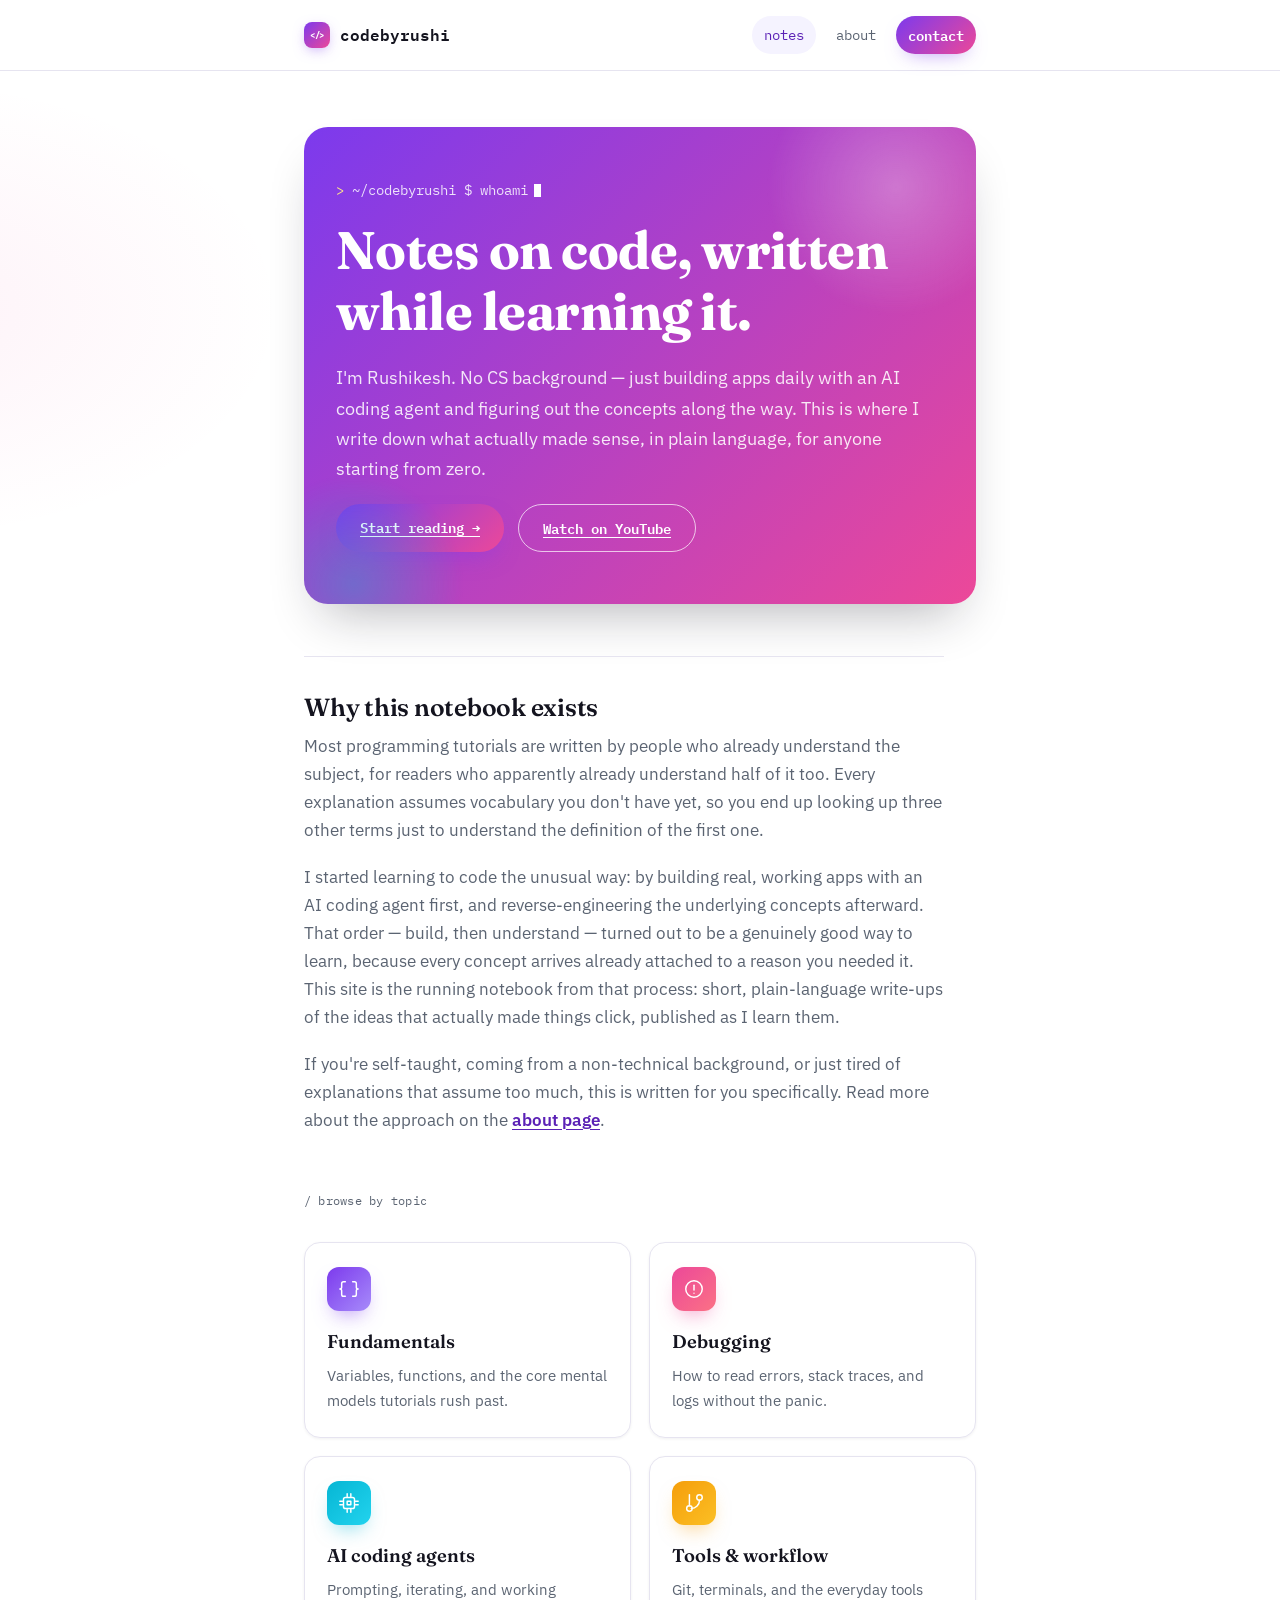
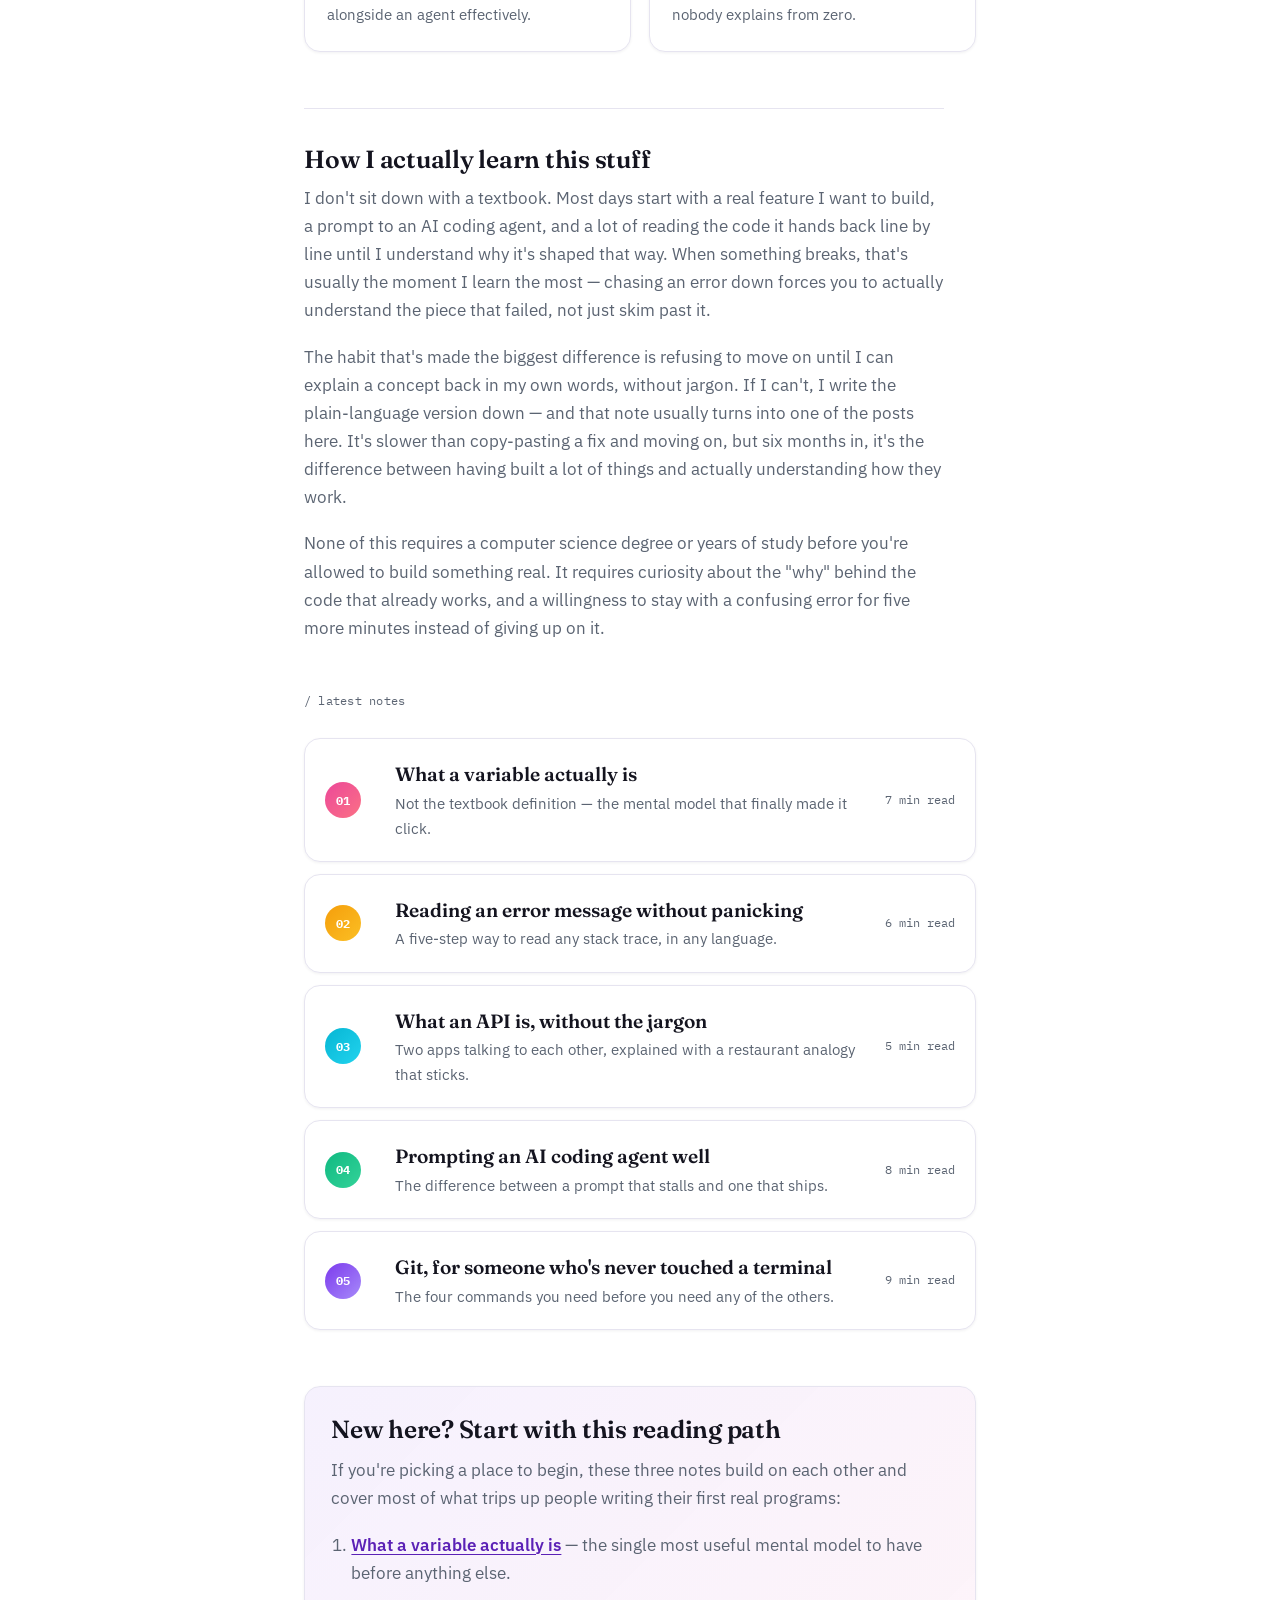
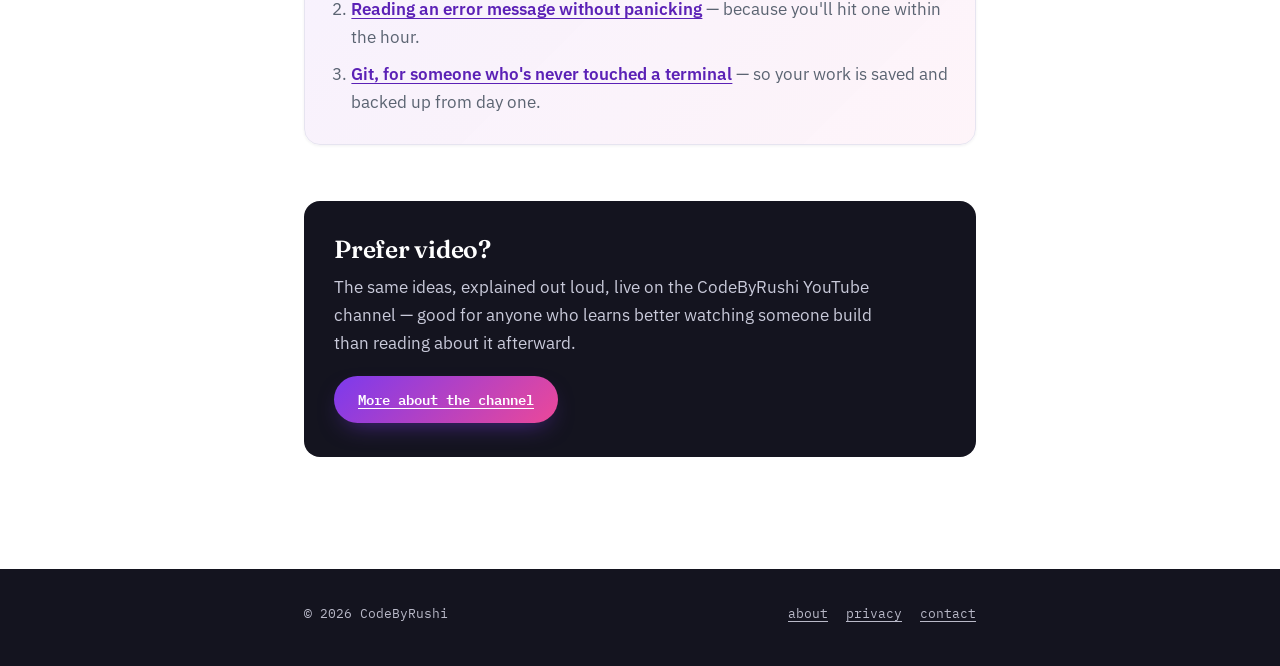
<file: index.html>
<!DOCTYPE html>
<html lang="en">
<head>
<meta charset="UTF-8">
<meta name="viewport" content="width=device-width, initial-scale=1.0">
<title>CodeByRushi — plain-language notes on code and AI</title>
<meta name="description" content="Beginner-friendly notes on coding, AI, and building things, written by Rushikesh — the same material behind the CodeByRushi YouTube channel.">
<script async src="https://pagead2.googlesyndication.com/pagead/js/adsbygoogle.js?client=ca-pub-2666714187039482"
     crossorigin="anonymous"></script>
<link rel="stylesheet" href="styles.css">
</head>
<body>

<header class="site-header">
  <div class="wrap">
    <a href="index.html" class="brand"><span class="dot"></span>codebyrushi</a>
    <button class="nav-toggle" aria-expanded="false">menu</button>
    <nav class="primary-nav">
      <a href="index.html" class="is-active">notes</a>
      <a href="about.html">about</a>
      <a href="contact.html">contact</a>
    </nav>
  </div>
</header>

<main>
  <div class="wrap">

    <section class="hero">
      <p class="prompt-line"><span class="sym">&gt;</span>~/codebyrushi $ whoami</p>
      <h1>Notes on code, written<br>while learning it.</h1>
      <p class="lede">I'm Rushikesh. No CS background — just building apps daily with an AI coding agent and figuring out the concepts along the way. This is where I write down what actually made sense, in plain language, for anyone starting from zero.</p>
      <div class="hero-actions">
        <a href="#notes" class="btn btn-primary">Start reading →</a>
        <a href="about.html" class="btn btn-outline">Watch on YouTube</a>
      </div>
    </section>

    <section class="intro-block">
      <h2>Why this notebook exists</h2>
      <p>Most programming tutorials are written by people who already understand the subject, for readers who apparently already understand half of it too. Every explanation assumes vocabulary you don't have yet, so you end up looking up three other terms just to understand the definition of the first one.</p>
      <p>I started learning to code the unusual way: by building real, working apps with an AI coding agent first, and reverse-engineering the underlying concepts afterward. That order — build, then understand — turned out to be a genuinely good way to learn, because every concept arrives already attached to a reason you needed it. This site is the running notebook from that process: short, plain-language write-ups of the ideas that actually made things click, published as I learn them.</p>
      <p>If you're self-taught, coming from a non-technical background, or just tired of explanations that assume too much, this is written for you specifically. Read more about the approach on the <a href="about.html">about page</a>.</p>
    </section>

    <section class="topics">
      <p class="log-heading">/ browse by topic</p>
      <div class="topic-grid">

        <a href="article.html" class="topic-card">
          <span class="topic-icon" aria-hidden="true">
            <svg viewBox="0 0 24 24" fill="none" stroke="currentColor" stroke-width="1.6" stroke-linecap="round" stroke-linejoin="round"><path d="M8 4H6a2 2 0 0 0-2 2v4a2 2 0 0 1-2 2 2 2 0 0 1 2 2v4a2 2 0 0 0 2 2h2"></path><path d="M16 4h2a2 2 0 0 1 2 2v4a2 2 0 0 0 2 2 2 2 0 0 0-2 2v4a2 2 0 0 1-2 2h-2"></path></svg>
          </span>
          <span class="topic-title">Fundamentals</span>
          <p class="topic-desc">Variables, functions, and the core mental models tutorials rush past.</p>
        </a>

        <a href="article-02.html" class="topic-card">
          <span class="topic-icon" aria-hidden="true">
            <svg viewBox="0 0 24 24" fill="none" stroke="currentColor" stroke-width="1.6" stroke-linecap="round" stroke-linejoin="round"><circle cx="12" cy="12" r="9"></circle><line x1="12" y1="8" x2="12" y2="13"></line><line x1="12" y1="16.5" x2="12.01" y2="16.5"></line></svg>
          </span>
          <span class="topic-title">Debugging</span>
          <p class="topic-desc">How to read errors, stack traces, and logs without the panic.</p>
        </a>

        <a href="article-04.html" class="topic-card">
          <span class="topic-icon" aria-hidden="true">
            <svg viewBox="0 0 24 24" fill="none" stroke="currentColor" stroke-width="1.6" stroke-linecap="round" stroke-linejoin="round"><rect x="6" y="6" width="12" height="12" rx="2"></rect><rect x="10" y="10" width="4" height="4"></rect><path d="M10 2v3M14 2v3M10 19v3M14 19v3M19 10h3M19 14h3M2 10h3M2 14h3"></path></svg>
          </span>
          <span class="topic-title">AI coding agents</span>
          <p class="topic-desc">Prompting, iterating, and working alongside an agent effectively.</p>
        </a>

        <a href="article-05.html" class="topic-card">
          <span class="topic-icon" aria-hidden="true">
            <svg viewBox="0 0 24 24" fill="none" stroke="currentColor" stroke-width="1.6" stroke-linecap="round" stroke-linejoin="round"><line x1="7" y1="3" x2="7" y2="15"></line><circle cx="18" cy="6" r="3"></circle><circle cx="7" cy="18" r="3"></circle><path d="M18 9a9 9 0 0 1-9 9"></path></svg>
          </span>
          <span class="topic-title">Tools &amp; workflow</span>
          <p class="topic-desc">Git, terminals, and the everyday tools nobody explains from zero.</p>
        </a>

      </div>
    </section>

    <section class="essay">
      <h2>How I actually learn this stuff</h2>
      <p>I don't sit down with a textbook. Most days start with a real feature I want to build, a prompt to an AI coding agent, and a lot of reading the code it hands back line by line until I understand why it's shaped that way. When something breaks, that's usually the moment I learn the most — chasing an error down forces you to actually understand the piece that failed, not just skim past it.</p>
      <p>The habit that's made the biggest difference is refusing to move on until I can explain a concept back in my own words, without jargon. If I can't, I write the plain-language version down — and that note usually turns into one of the posts here. It's slower than copy-pasting a fix and moving on, but six months in, it's the difference between having built a lot of things and actually understanding how they work.</p>
      <p>None of this requires a computer science degree or years of study before you're allowed to build something real. It requires curiosity about the "why" behind the code that already works, and a willingness to stay with a confusing error for five more minutes instead of giving up on it.</p>
    </section>

<!-- display1 -->
<ins class="adsbygoogle"
     style="display:block"
     data-ad-client="ca-pub-2666714187039482"
     data-ad-slot="6305923975"
     data-ad-format="auto"
     data-full-width-responsive="true"></ins>
<script>
     (adsbygoogle = window.adsbygoogle || []).push({});
</script>

    <section class="log" id="notes">
      <p class="log-heading">/ latest notes</p>

      <a href="article.html" class="entry">
        <span class="entry-num">01</span>
        <span class="entry-body">
          <span class="entry-title">What a variable actually is</span>
          <p class="entry-desc">Not the textbook definition — the mental model that finally made it click.</p>
        </span>
        <span class="entry-meta">7 min read</span>
      </a>

      <a href="article-02.html" class="entry">
        <span class="entry-num">02</span>
        <span class="entry-body">
          <span class="entry-title">Reading an error message without panicking</span>
          <p class="entry-desc">A five-step way to read any stack trace, in any language.</p>
        </span>
        <span class="entry-meta">6 min read</span>
      </a>

      <a href="article-03.html" class="entry">
        <span class="entry-num">03</span>
        <span class="entry-body">
          <span class="entry-title">What an API is, without the jargon</span>
          <p class="entry-desc">Two apps talking to each other, explained with a restaurant analogy that sticks.</p>
        </span>
        <span class="entry-meta">5 min read</span>
      </a>

      <a href="article-04.html" class="entry">
        <span class="entry-num">04</span>
        <span class="entry-body">
          <span class="entry-title">Prompting an AI coding agent well</span>
          <p class="entry-desc">The difference between a prompt that stalls and one that ships.</p>
        </span>
        <span class="entry-meta">8 min read</span>
      </a>

      <a href="article-05.html" class="entry">
        <span class="entry-num">05</span>
        <span class="entry-body">
          <span class="entry-title">Git, for someone who's never touched a terminal</span>
          <p class="entry-desc">The four commands you need before you need any of the others.</p>
        </span>
        <span class="entry-meta">9 min read</span>
      </a>

    </section>

    <section class="start-here">
      <h2>New here? Start with this reading path</h2>
      <p>If you're picking a place to begin, these three notes build on each other and cover most of what trips up people writing their first real programs:</p>
      <ol>
        <li><a href="article.html">What a variable actually is</a> — the single most useful mental model to have before anything else.</li>
        <li><a href="article-02.html">Reading an error message without panicking</a> — because you'll hit one within the hour.</li>
        <li><a href="article-05.html">Git, for someone who's never touched a terminal</a> — so your work is saved and backed up from day one.</li>
      </ol>
    </section>

    <section class="cta-band">
      <h2>Prefer video?</h2>
      <p>The same ideas, explained out loud, live on the CodeByRushi YouTube channel — good for anyone who learns better watching someone build than reading about it afterward.</p>
      <a href="about.html" class="btn">More about the channel</a>
    </section>

  </div>
</main>

<footer class="site-footer">
  <div class="wrap">
    <span>&copy; 2026 CodeByRushi</span>
    <nav>
      <a href="about.html">about</a>
      <a href="privacy.html">privacy</a>
      <a href="contact.html">contact</a>
    </nav>
  </div>
</footer>

<script src="script.js"></script>
</body>
</html>
</file>
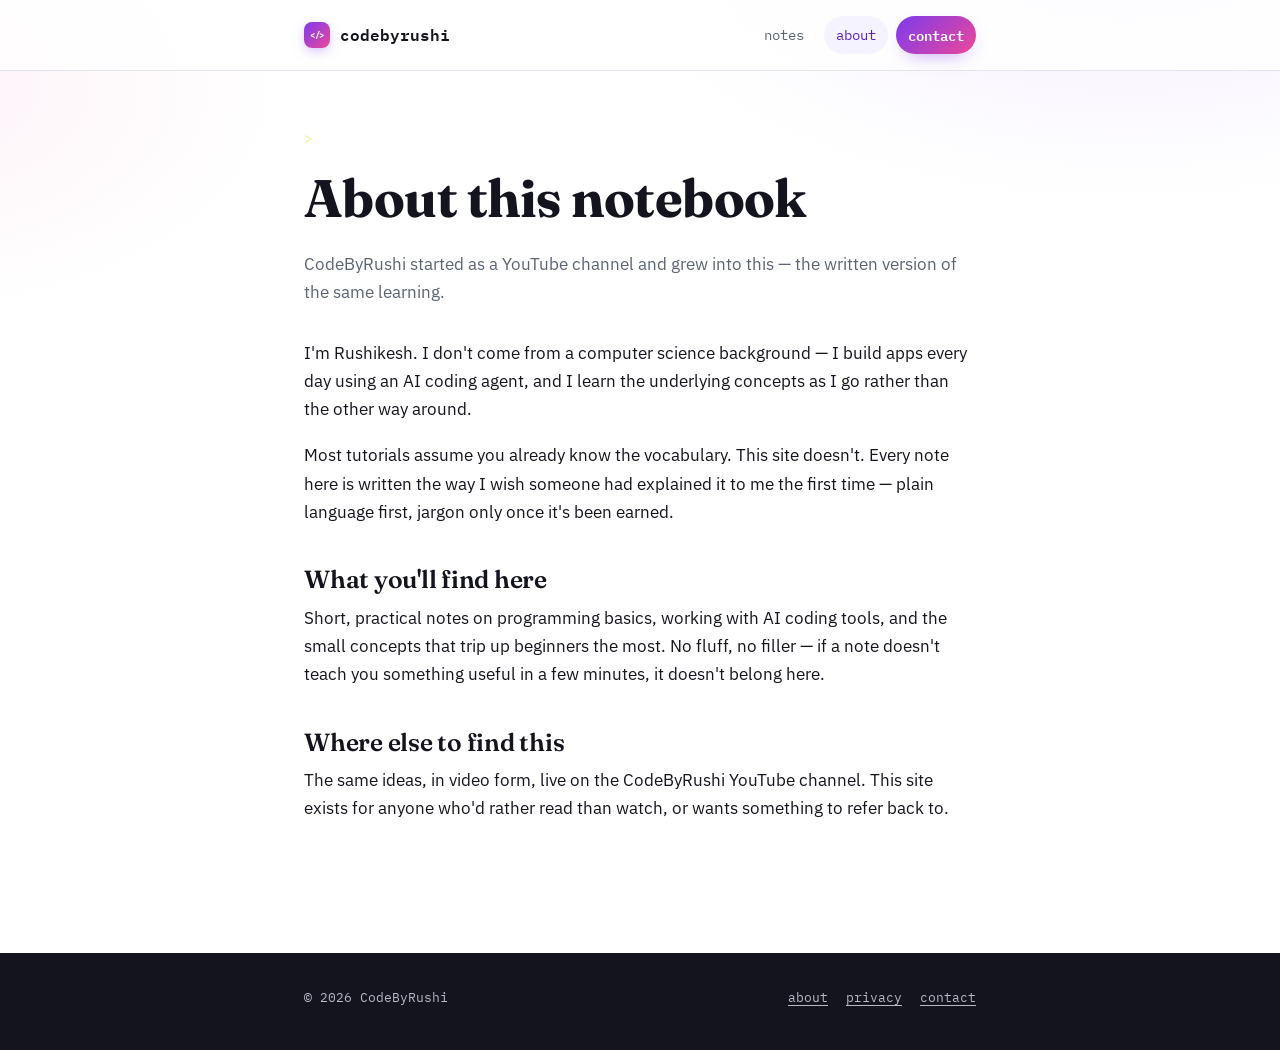
<file: about.html>
<!DOCTYPE html>
<html lang="en">
<head>
<meta charset="UTF-8">
<meta name="viewport" content="width=device-width, initial-scale=1.0">
<title>About — CodeByRushi</title>
<meta name="description" content="Who writes CodeByRushi and why it exists.">
<script async src="https://pagead2.googlesyndication.com/pagead/js/adsbygoogle.js?client=ca-pub-2666714187039482"
     crossorigin="anonymous"></script>
<link rel="stylesheet" href="styles.css">
</head>
<body>

<header class="site-header">
  <div class="wrap">
    <a href="index.html" class="brand"><span class="dot"></span>codebyrushi</a>
    <button class="nav-toggle" aria-expanded="false">menu</button>
    <nav class="primary-nav">
      <a href="index.html">notes</a>
      <a href="about.html" class="is-active">about</a>
      <a href="contact.html">contact</a>
    </nav>
  </div>
</header>

<main>
  <div class="wrap">
    <div class="page-head">
      <p class="prompt-line"><span class="sym">&gt;</span>~/codebyrushi $ cat about.md</p>
      <h1>About this notebook</h1>
      <p class="lede">CodeByRushi started as a YouTube channel and grew into this — the written version of the same learning.</p>
    </div>

    <div class="article-body">
      <p>I'm Rushikesh. I don't come from a computer science background — I build apps every day using an AI coding agent, and I learn the underlying concepts as I go rather than the other way around.</p>

      <p>Most tutorials assume you already know the vocabulary. This site doesn't. Every note here is written the way I wish someone had explained it to me the first time — plain language first, jargon only once it's been earned.</p>

      <h2>What you'll find here</h2>
      <p>Short, practical notes on programming basics, working with AI coding tools, and the small concepts that trip up beginners the most. No fluff, no filler — if a note doesn't teach you something useful in a few minutes, it doesn't belong here.</p>

      <h2>Where else to find this</h2>
      <p>The same ideas, in video form, live on the CodeByRushi YouTube channel. This site exists for anyone who'd rather read than watch, or wants something to refer back to.</p>
    </div>
  </div>
</main>

<footer class="site-footer">
  <div class="wrap">
    <span>&copy; 2026 CodeByRushi</span>
    <nav>
      <a href="about.html">about</a>
      <a href="privacy.html">privacy</a>
      <a href="contact.html">contact</a>
    </nav>
  </div>
</footer>

<script src="script.js"></script>
</body>
</html>
</file>
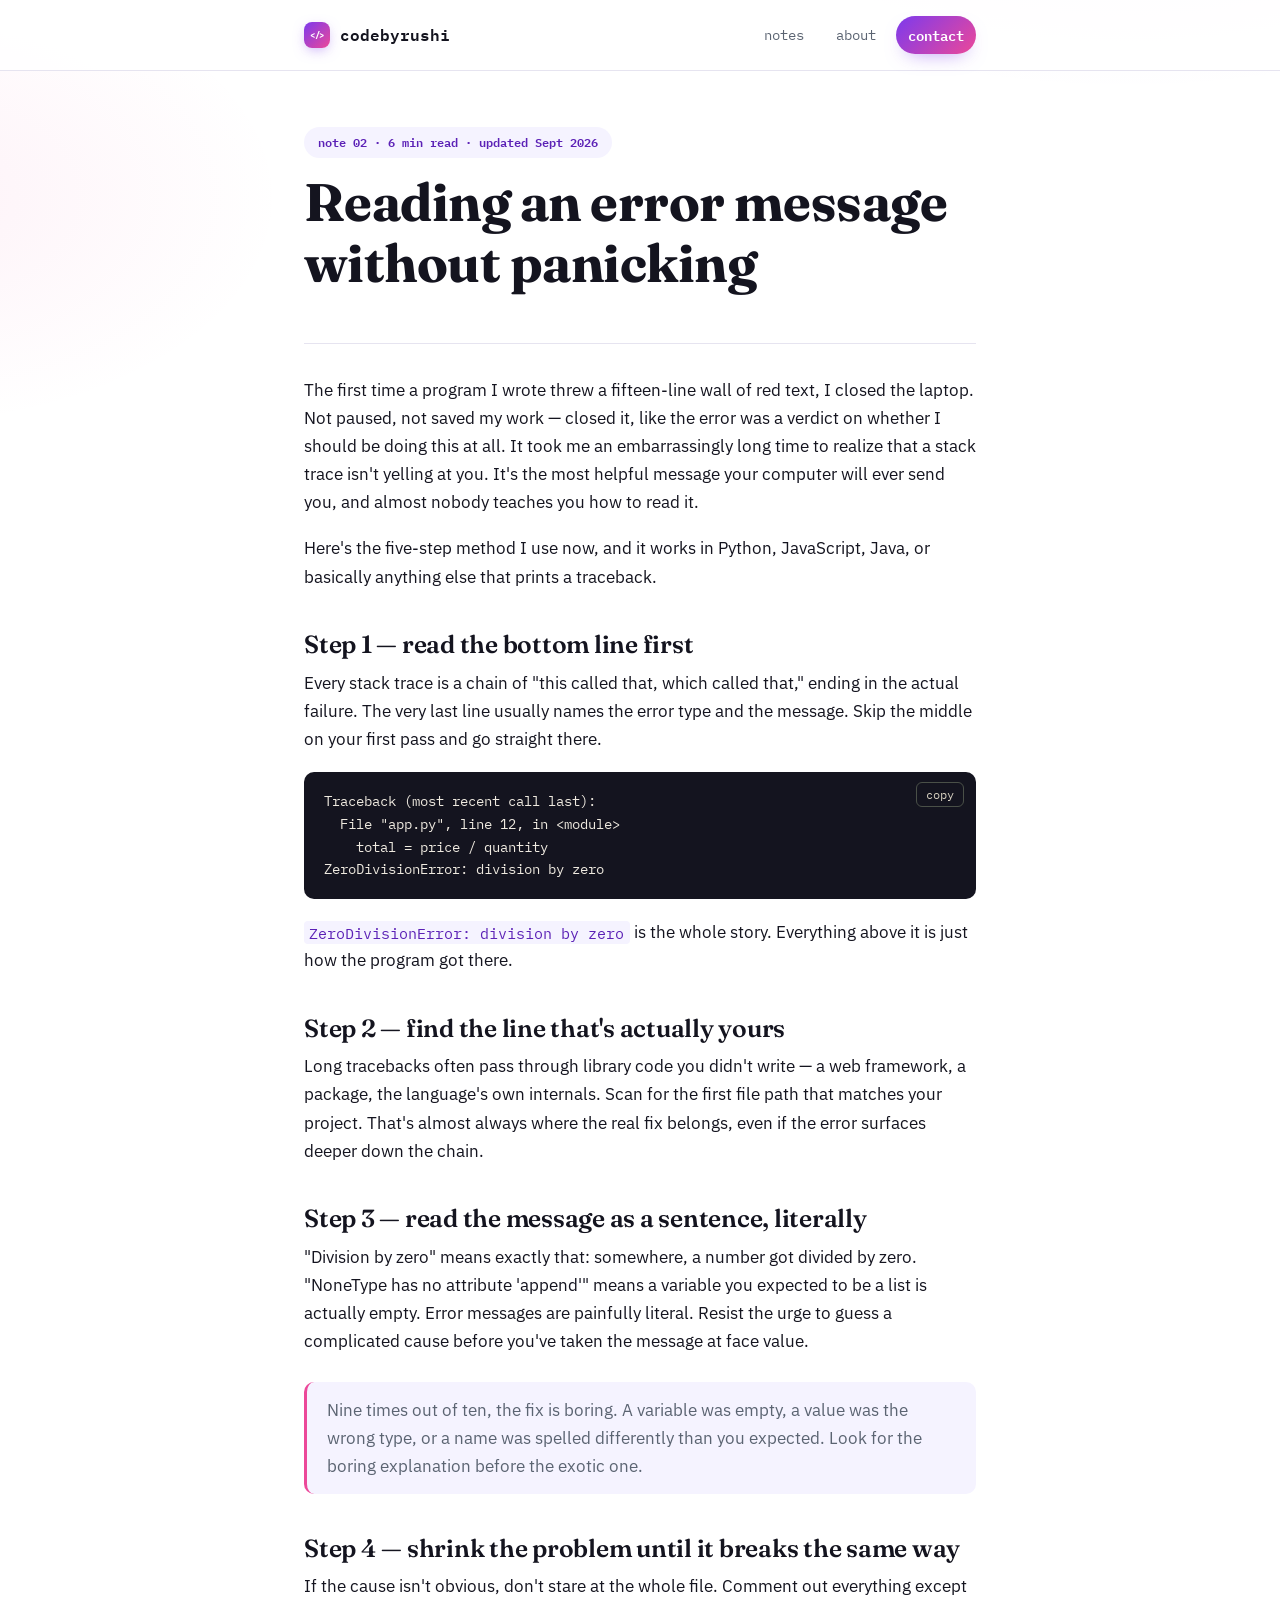
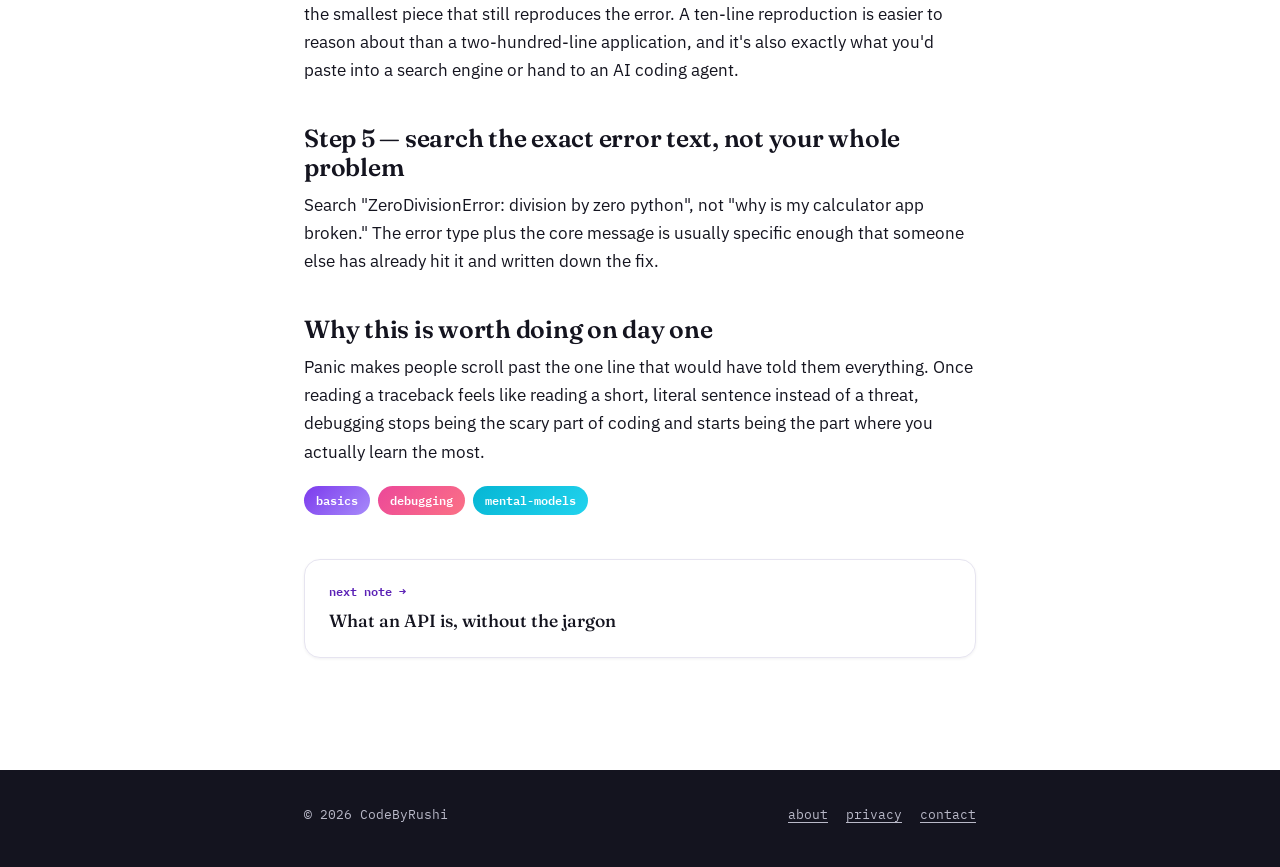
<file: article-02.html>
<!DOCTYPE html>
<html lang="en">
<head>
<meta charset="UTF-8">
<meta name="viewport" content="width=device-width, initial-scale=1.0">
<title>Reading an error message without panicking — CodeByRushi</title>
<meta name="description" content="A five-step way to read any stack trace or error message calmly, in any programming language.">
<script async src="https://pagead2.googlesyndication.com/pagead/js/adsbygoogle.js?client=ca-pub-2666714187039482"
     crossorigin="anonymous"></script>
<link rel="stylesheet" href="styles.css">
</head>
<body>

<header class="site-header">
  <div class="wrap">
    <a href="index.html" class="brand"><span class="dot"></span>codebyrushi</a>
    <button class="nav-toggle" aria-expanded="false">menu</button>
    <nav class="primary-nav">
      <a href="index.html">notes</a>
      <a href="about.html">about</a>
      <a href="contact.html">contact</a>
    </nav>
  </div>
</header>

<main>
  <div class="wrap">

    <article>
      <header class="article-head">
        <p class="article-meta">note 02 · 6 min read · updated Sept 2026</p>
        <h1>Reading an error message without panicking</h1>
      </header>

      <div class="article-body">
        <p>The first time a program I wrote threw a fifteen-line wall of red text, I closed the laptop. Not paused, not saved my work — closed it, like the error was a verdict on whether I should be doing this at all. It took me an embarrassingly long time to realize that a stack trace isn't yelling at you. It's the most helpful message your computer will ever send you, and almost nobody teaches you how to read it.</p>

        <p>Here's the five-step method I use now, and it works in Python, JavaScript, Java, or basically anything else that prints a traceback.</p>

        <h2>Step 1 — read the bottom line first</h2>
        <p>Every stack trace is a chain of "this called that, which called that," ending in the actual failure. The very last line usually names the error type and the message. Skip the middle on your first pass and go straight there.</p>

        <pre><code>Traceback (most recent call last):
  File "app.py", line 12, in &lt;module&gt;
    total = price / quantity
ZeroDivisionError: division by zero</code></pre>

        <p><code>ZeroDivisionError: division by zero</code> is the whole story. Everything above it is just how the program got there.</p>

        <h2>Step 2 — find the line that's actually yours</h2>
        <p>Long tracebacks often pass through library code you didn't write — a web framework, a package, the language's own internals. Scan for the first file path that matches your project. That's almost always where the real fix belongs, even if the error surfaces deeper down the chain.</p>

        <h2>Step 3 — read the message as a sentence, literally</h2>
        <p>"Division by zero" means exactly that: somewhere, a number got divided by zero. "NoneType has no attribute 'append'" means a variable you expected to be a list is actually empty. Error messages are painfully literal. Resist the urge to guess a complicated cause before you've taken the message at face value.</p>

        <blockquote>Nine times out of ten, the fix is boring. A variable was empty, a value was the wrong type, or a name was spelled differently than you expected. Look for the boring explanation before the exotic one.</blockquote>

        <h2>Step 4 — shrink the problem until it breaks the same way</h2>
        <p>If the cause isn't obvious, don't stare at the whole file. Comment out everything except the smallest piece that still reproduces the error. A ten-line reproduction is easier to reason about than a two-hundred-line application, and it's also exactly what you'd paste into a search engine or hand to an AI coding agent.</p>

        <h2>Step 5 — search the exact error text, not your whole problem</h2>
        <p>Search "ZeroDivisionError: division by zero python", not "why is my calculator app broken." The error type plus the core message is usually specific enough that someone else has already hit it and written down the fix.</p>

        <h2>Why this is worth doing on day one</h2>
        <p>Panic makes people scroll past the one line that would have told them everything. Once reading a traceback feels like reading a short, literal sentence instead of a threat, debugging stops being the scary part of coding and starts being the part where you actually learn the most.</p>
      </div>

      <div class="tag-row">
        <span class="tag">basics</span>
        <span class="tag">debugging</span>
        <span class="tag">mental-models</span>
      </div>
    </article>

    <a href="article-03.html" class="next-note">
      <span class="next-note-label">next note →</span>
      <span class="next-note-title">What an API is, without the jargon</span>
    </a>

  </div>
</main>

<footer class="site-footer">
  <div class="wrap">
    <span>&copy; 2026 CodeByRushi</span>
    <nav>
      <a href="about.html">about</a>
      <a href="privacy.html">privacy</a>
      <a href="contact.html">contact</a>
    </nav>
  </div>
</footer>

<script src="script.js"></script>
</body>
</html>
</file>
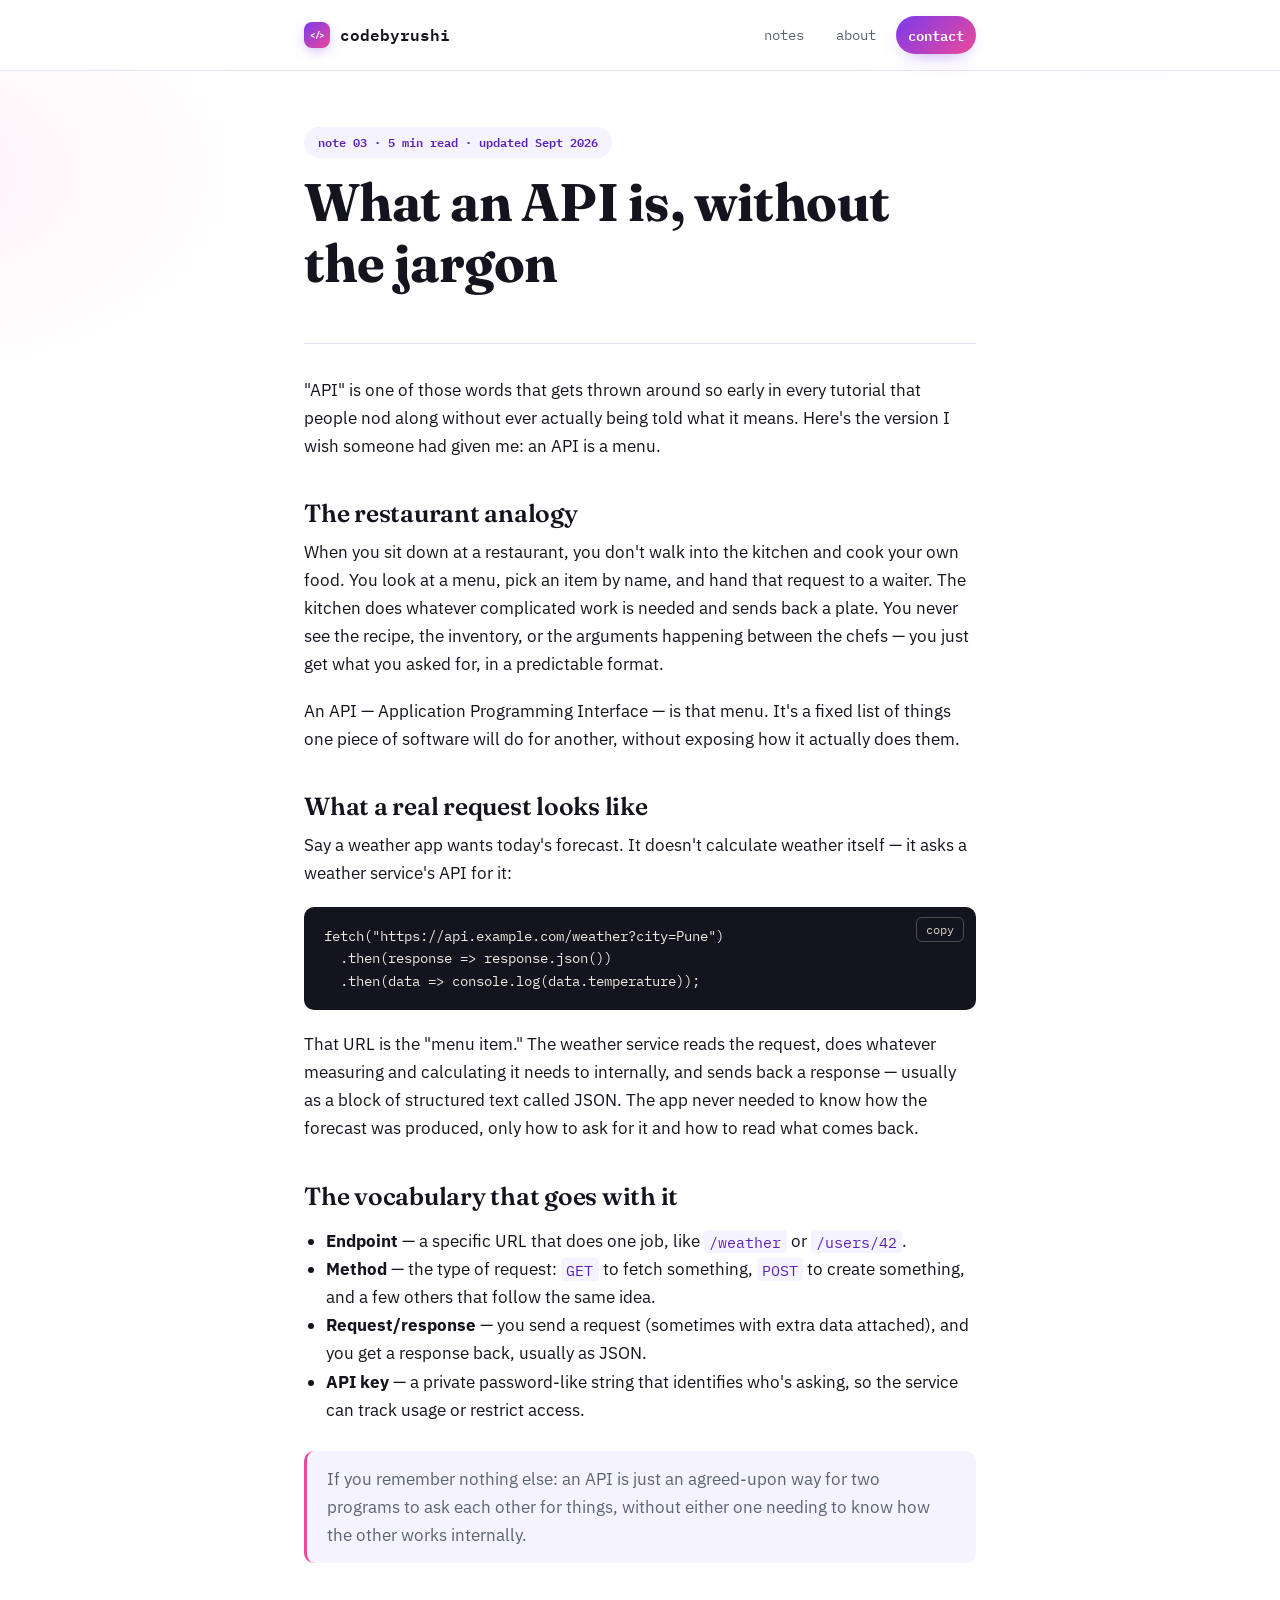
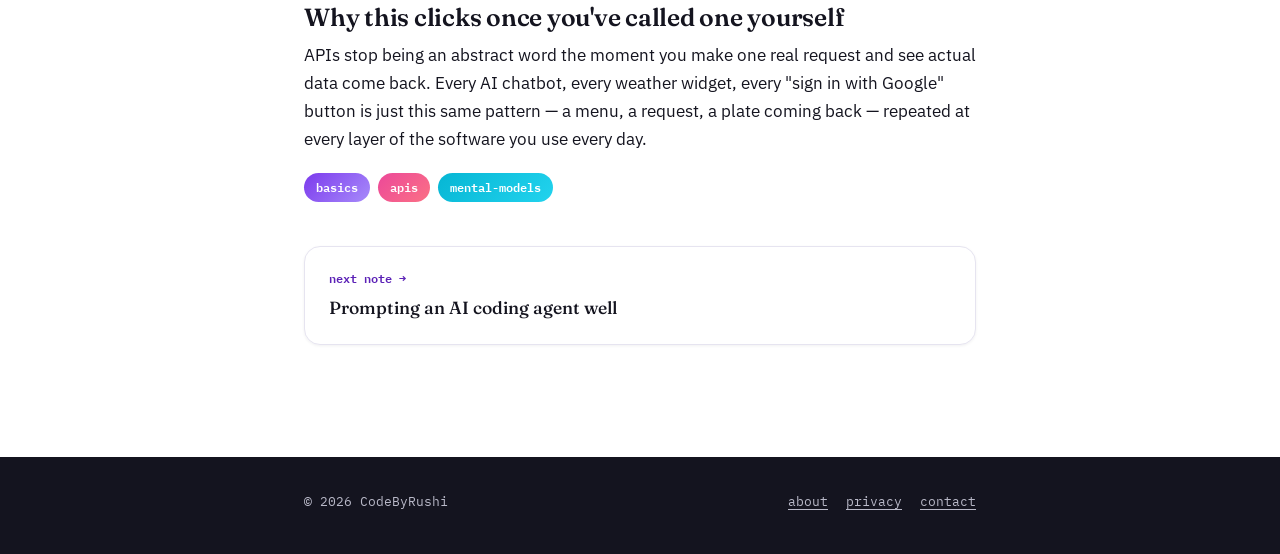
<file: article-03.html>
<!DOCTYPE html>
<html lang="en">
<head>
<meta charset="UTF-8">
<meta name="viewport" content="width=device-width, initial-scale=1.0">
<title>What an API is, without the jargon — CodeByRushi</title>
<meta name="description" content="Two apps talking to each other, explained with a restaurant analogy that actually sticks.">
<script async src="https://pagead2.googlesyndication.com/pagead/js/adsbygoogle.js?client=ca-pub-2666714187039482"
     crossorigin="anonymous"></script>
<link rel="stylesheet" href="styles.css">
</head>
<body>

<header class="site-header">
  <div class="wrap">
    <a href="index.html" class="brand"><span class="dot"></span>codebyrushi</a>
    <button class="nav-toggle" aria-expanded="false">menu</button>
    <nav class="primary-nav">
      <a href="index.html">notes</a>
      <a href="about.html">about</a>
      <a href="contact.html">contact</a>
    </nav>
  </div>
</header>

<main>
  <div class="wrap">

    <article>
      <header class="article-head">
        <p class="article-meta">note 03 · 5 min read · updated Sept 2026</p>
        <h1>What an API is, without the jargon</h1>
      </header>

      <div class="article-body">
        <p>"API" is one of those words that gets thrown around so early in every tutorial that people nod along without ever actually being told what it means. Here's the version I wish someone had given me: an API is a menu.</p>

        <h2>The restaurant analogy</h2>
        <p>When you sit down at a restaurant, you don't walk into the kitchen and cook your own food. You look at a menu, pick an item by name, and hand that request to a waiter. The kitchen does whatever complicated work is needed and sends back a plate. You never see the recipe, the inventory, or the arguments happening between the chefs — you just get what you asked for, in a predictable format.</p>

        <p>An API — Application Programming Interface — is that menu. It's a fixed list of things one piece of software will do for another, without exposing how it actually does them.</p>

        <h2>What a real request looks like</h2>
        <p>Say a weather app wants today's forecast. It doesn't calculate weather itself — it asks a weather service's API for it:</p>

        <pre><code>fetch("https://api.example.com/weather?city=Pune")
  .then(response =&gt; response.json())
  .then(data =&gt; console.log(data.temperature));</code></pre>

        <p>That URL is the "menu item." The weather service reads the request, does whatever measuring and calculating it needs to internally, and sends back a response — usually as a block of structured text called JSON. The app never needed to know how the forecast was produced, only how to ask for it and how to read what comes back.</p>

        <h2>The vocabulary that goes with it</h2>
        <ul>
          <li><strong>Endpoint</strong> — a specific URL that does one job, like <code>/weather</code> or <code>/users/42</code>.</li>
          <li><strong>Method</strong> — the type of request: <code>GET</code> to fetch something, <code>POST</code> to create something, and a few others that follow the same idea.</li>
          <li><strong>Request/response</strong> — you send a request (sometimes with extra data attached), and you get a response back, usually as JSON.</li>
          <li><strong>API key</strong> — a private password-like string that identifies who's asking, so the service can track usage or restrict access.</li>
        </ul>

        <blockquote>If you remember nothing else: an API is just an agreed-upon way for two programs to ask each other for things, without either one needing to know how the other works internally.</blockquote>

        <h2>Why this clicks once you've called one yourself</h2>
        <p>APIs stop being an abstract word the moment you make one real request and see actual data come back. Every AI chatbot, every weather widget, every "sign in with Google" button is just this same pattern — a menu, a request, a plate coming back — repeated at every layer of the software you use every day.</p>
      </div>

      <div class="tag-row">
        <span class="tag">basics</span>
        <span class="tag">apis</span>
        <span class="tag">mental-models</span>
      </div>
    </article>

    <a href="article-04.html" class="next-note">
      <span class="next-note-label">next note →</span>
      <span class="next-note-title">Prompting an AI coding agent well</span>
    </a>

  </div>
</main>

<footer class="site-footer">
  <div class="wrap">
    <span>&copy; 2026 CodeByRushi</span>
    <nav>
      <a href="about.html">about</a>
      <a href="privacy.html">privacy</a>
      <a href="contact.html">contact</a>
    </nav>
  </div>
</footer>

<script src="script.js"></script>
</body>
</html>
</file>
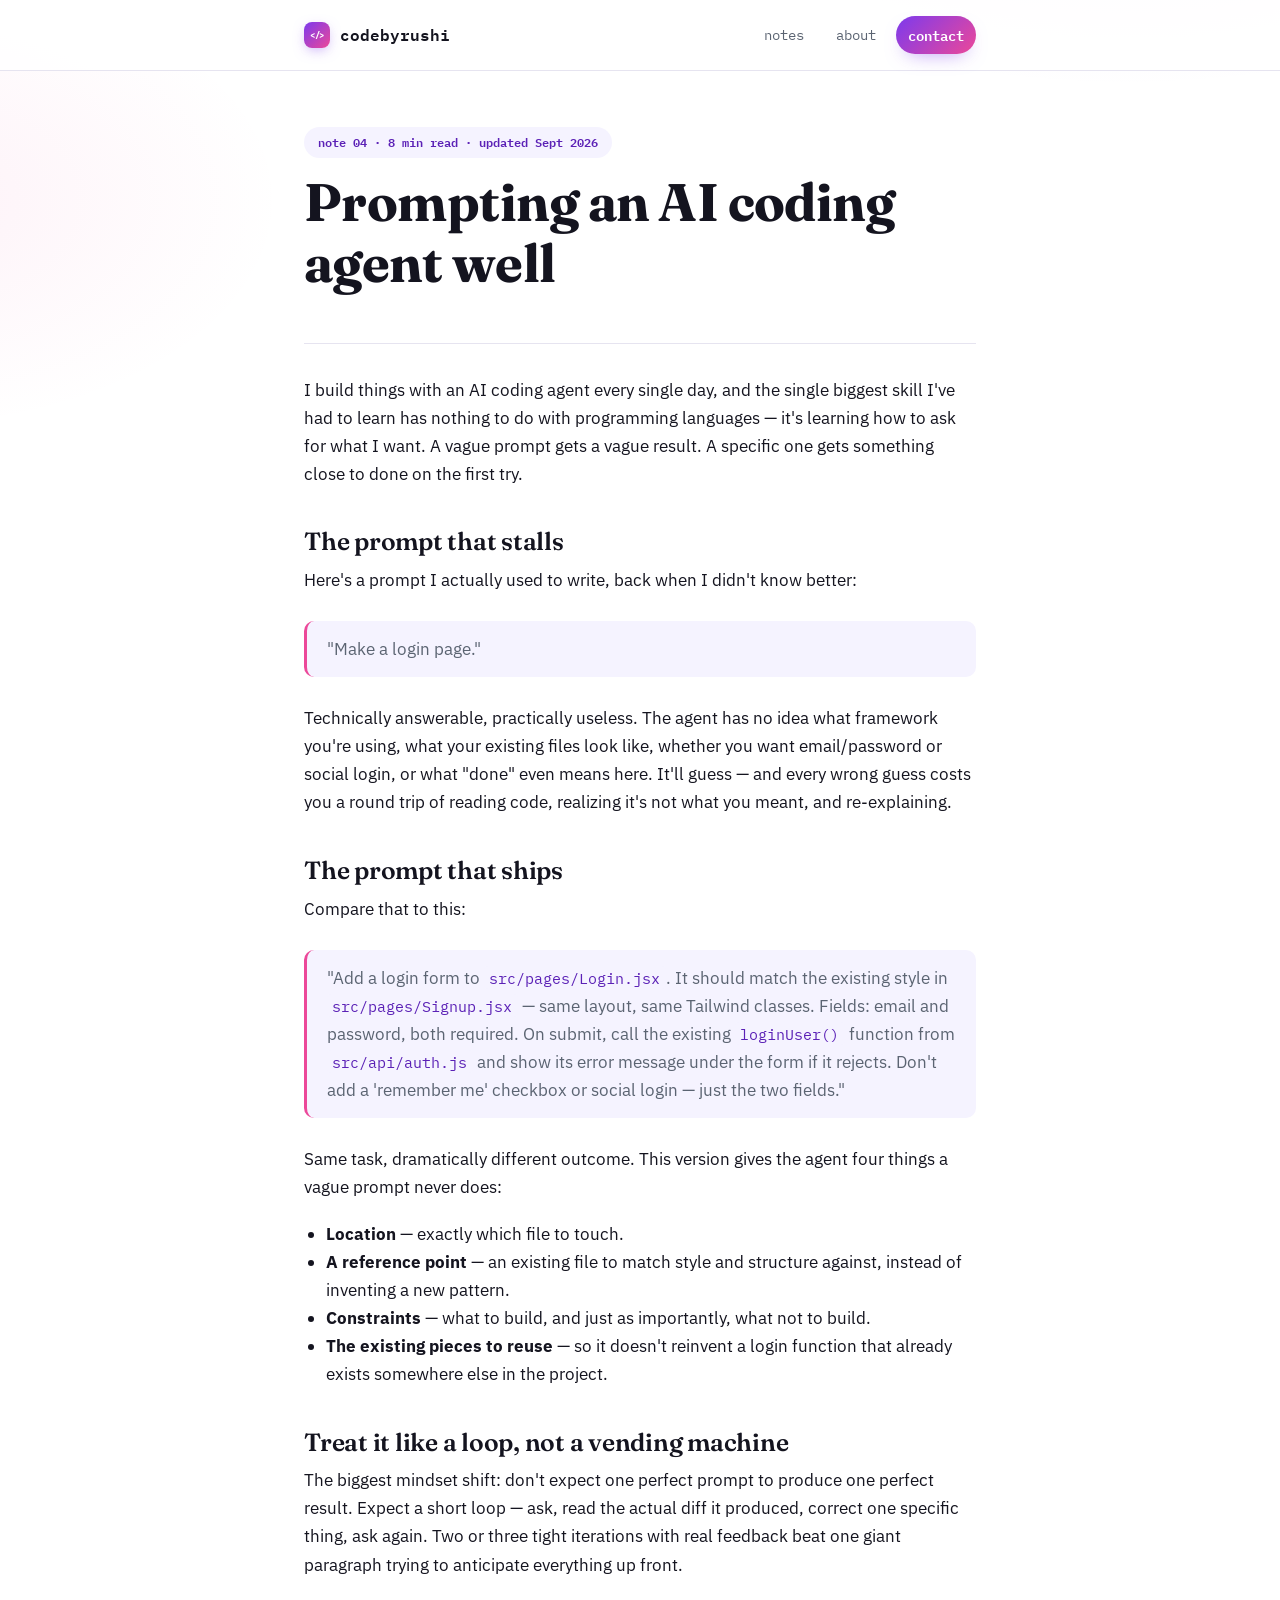
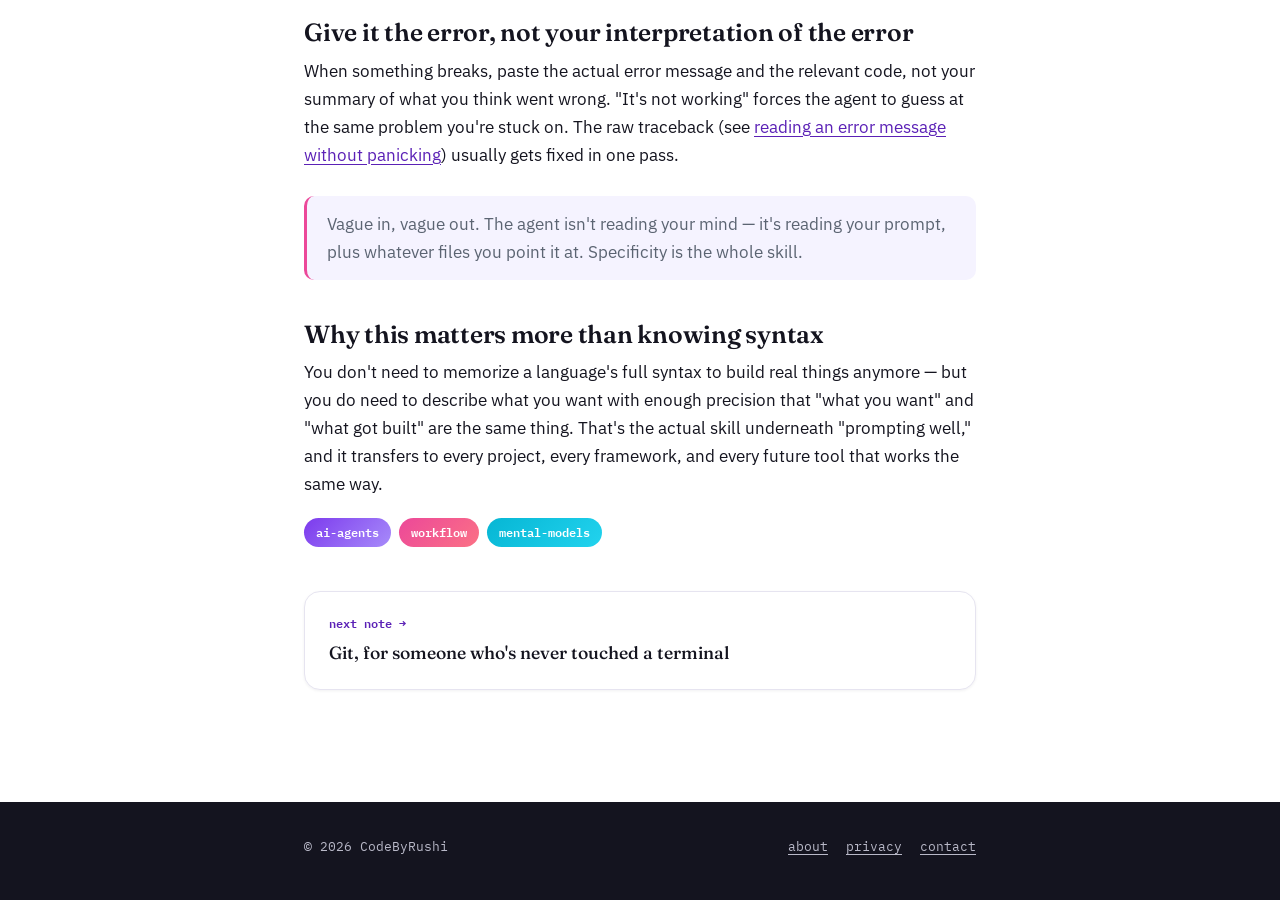
<file: article-04.html>
<!DOCTYPE html>
<html lang="en">
<head>
<meta charset="UTF-8">
<meta name="viewport" content="width=device-width, initial-scale=1.0">
<title>Prompting an AI coding agent well — CodeByRushi</title>
<meta name="description" content="The difference between a prompt that stalls an AI coding agent and one that actually ships working code.">
<script async src="https://pagead2.googlesyndication.com/pagead/js/adsbygoogle.js?client=ca-pub-2666714187039482"
     crossorigin="anonymous"></script>
<link rel="stylesheet" href="styles.css">
</head>
<body>

<header class="site-header">
  <div class="wrap">
    <a href="index.html" class="brand"><span class="dot"></span>codebyrushi</a>
    <button class="nav-toggle" aria-expanded="false">menu</button>
    <nav class="primary-nav">
      <a href="index.html">notes</a>
      <a href="about.html">about</a>
      <a href="contact.html">contact</a>
    </nav>
  </div>
</header>

<main>
  <div class="wrap">

    <article>
      <header class="article-head">
        <p class="article-meta">note 04 · 8 min read · updated Sept 2026</p>
        <h1>Prompting an AI coding agent well</h1>
      </header>

      <div class="article-body">
        <p>I build things with an AI coding agent every single day, and the single biggest skill I've had to learn has nothing to do with programming languages — it's learning how to ask for what I want. A vague prompt gets a vague result. A specific one gets something close to done on the first try.</p>

        <h2>The prompt that stalls</h2>
        <p>Here's a prompt I actually used to write, back when I didn't know better:</p>

        <blockquote>"Make a login page."</blockquote>

        <p>Technically answerable, practically useless. The agent has no idea what framework you're using, what your existing files look like, whether you want email/password or social login, or what "done" even means here. It'll guess — and every wrong guess costs you a round trip of reading code, realizing it's not what you meant, and re-explaining.</p>

        <h2>The prompt that ships</h2>
        <p>Compare that to this:</p>

        <blockquote>"Add a login form to <code>src/pages/Login.jsx</code>. It should match the existing style in <code>src/pages/Signup.jsx</code> — same layout, same Tailwind classes. Fields: email and password, both required. On submit, call the existing <code>loginUser()</code> function from <code>src/api/auth.js</code> and show its error message under the form if it rejects. Don't add a 'remember me' checkbox or social login — just the two fields."</blockquote>

        <p>Same task, dramatically different outcome. This version gives the agent four things a vague prompt never does:</p>
        <ul>
          <li><strong>Location</strong> — exactly which file to touch.</li>
          <li><strong>A reference point</strong> — an existing file to match style and structure against, instead of inventing a new pattern.</li>
          <li><strong>Constraints</strong> — what to build, and just as importantly, what not to build.</li>
          <li><strong>The existing pieces to reuse</strong> — so it doesn't reinvent a login function that already exists somewhere else in the project.</li>
        </ul>

        <h2>Treat it like a loop, not a vending machine</h2>
        <p>The biggest mindset shift: don't expect one perfect prompt to produce one perfect result. Expect a short loop — ask, read the actual diff it produced, correct one specific thing, ask again. Two or three tight iterations with real feedback beat one giant paragraph trying to anticipate everything up front.</p>

        <h2>Give it the error, not your interpretation of the error</h2>
        <p>When something breaks, paste the actual error message and the relevant code, not your summary of what you think went wrong. "It's not working" forces the agent to guess at the same problem you're stuck on. The raw traceback (see <a href="article-02.html">reading an error message without panicking</a>) usually gets fixed in one pass.</p>

        <blockquote>Vague in, vague out. The agent isn't reading your mind — it's reading your prompt, plus whatever files you point it at. Specificity is the whole skill.</blockquote>

        <h2>Why this matters more than knowing syntax</h2>
        <p>You don't need to memorize a language's full syntax to build real things anymore — but you do need to describe what you want with enough precision that "what you want" and "what got built" are the same thing. That's the actual skill underneath "prompting well," and it transfers to every project, every framework, and every future tool that works the same way.</p>
      </div>

      <div class="tag-row">
        <span class="tag">ai-agents</span>
        <span class="tag">workflow</span>
        <span class="tag">mental-models</span>
      </div>
    </article>

    <a href="article-05.html" class="next-note">
      <span class="next-note-label">next note →</span>
      <span class="next-note-title">Git, for someone who's never touched a terminal</span>
    </a>

  </div>
</main>

<footer class="site-footer">
  <div class="wrap">
    <span>&copy; 2026 CodeByRushi</span>
    <nav>
      <a href="about.html">about</a>
      <a href="privacy.html">privacy</a>
      <a href="contact.html">contact</a>
    </nav>
  </div>
</footer>

<script src="script.js"></script>
</body>
</html>
</file>
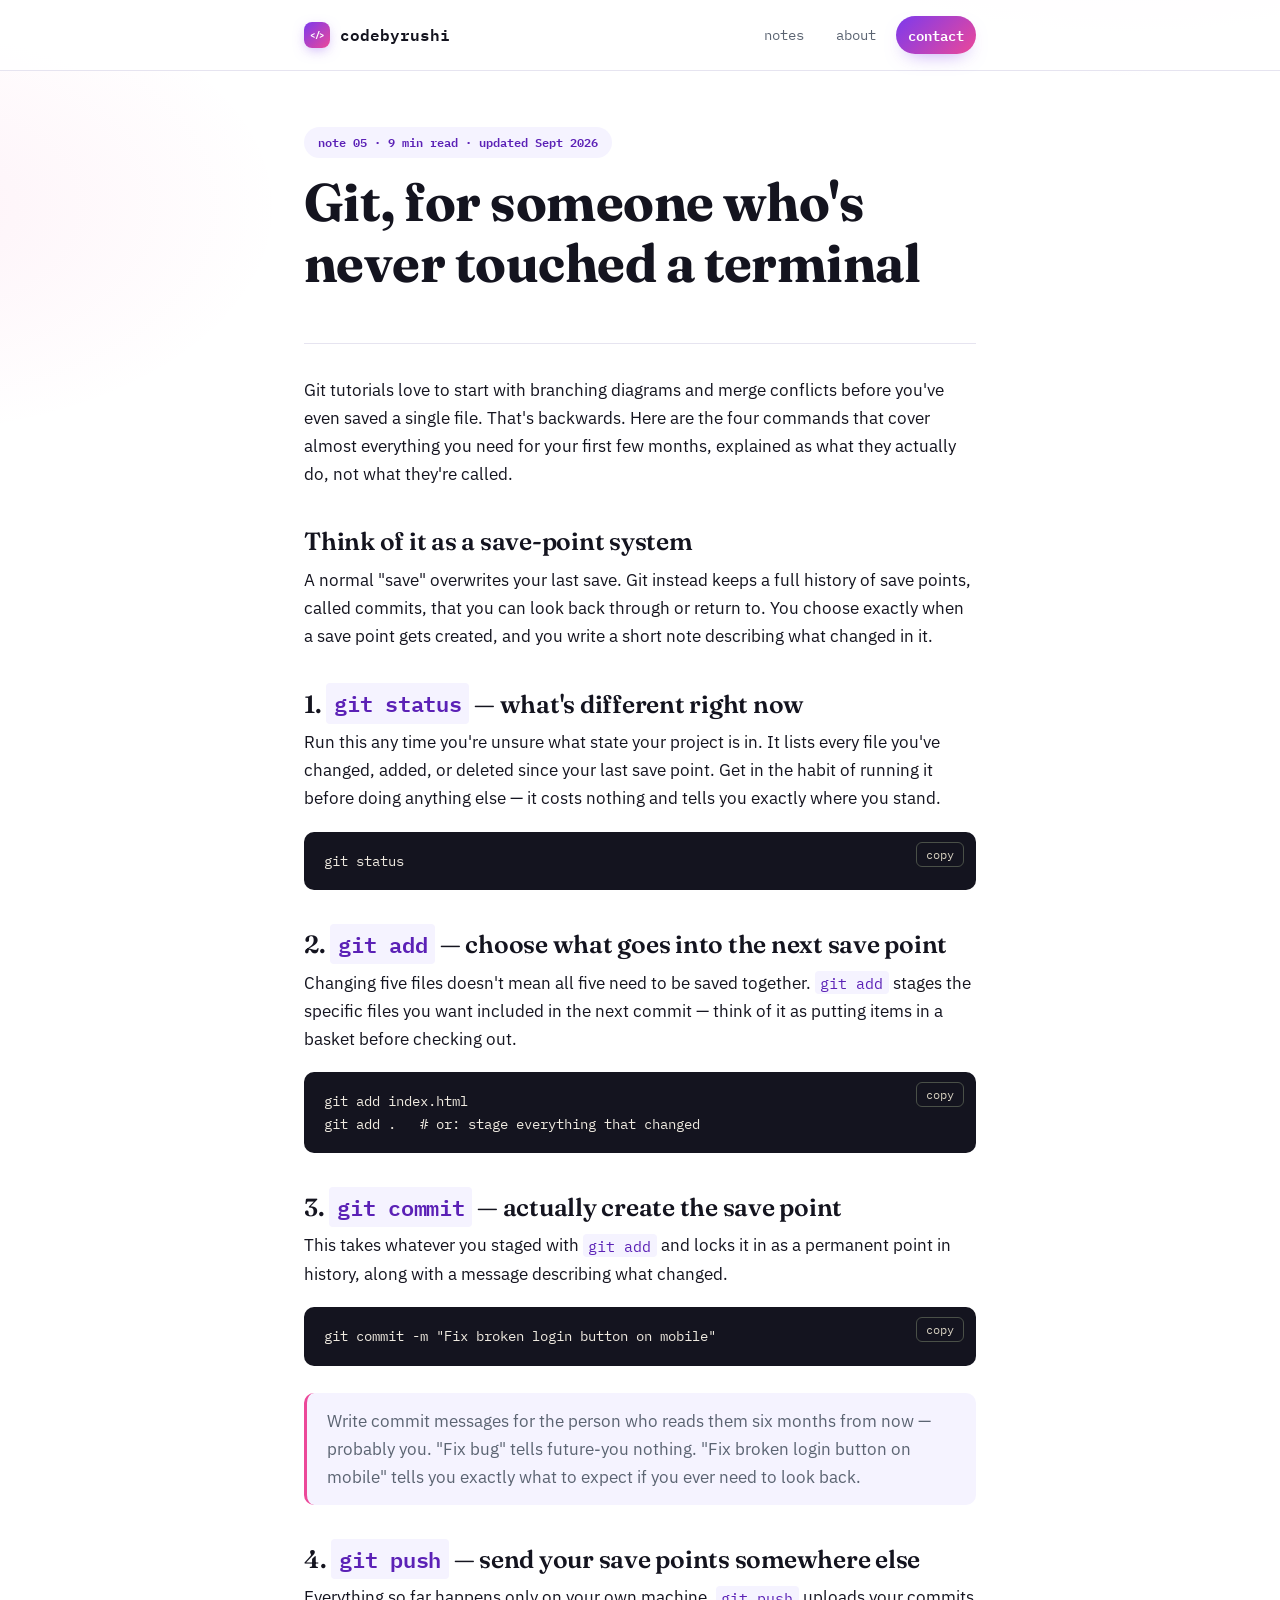
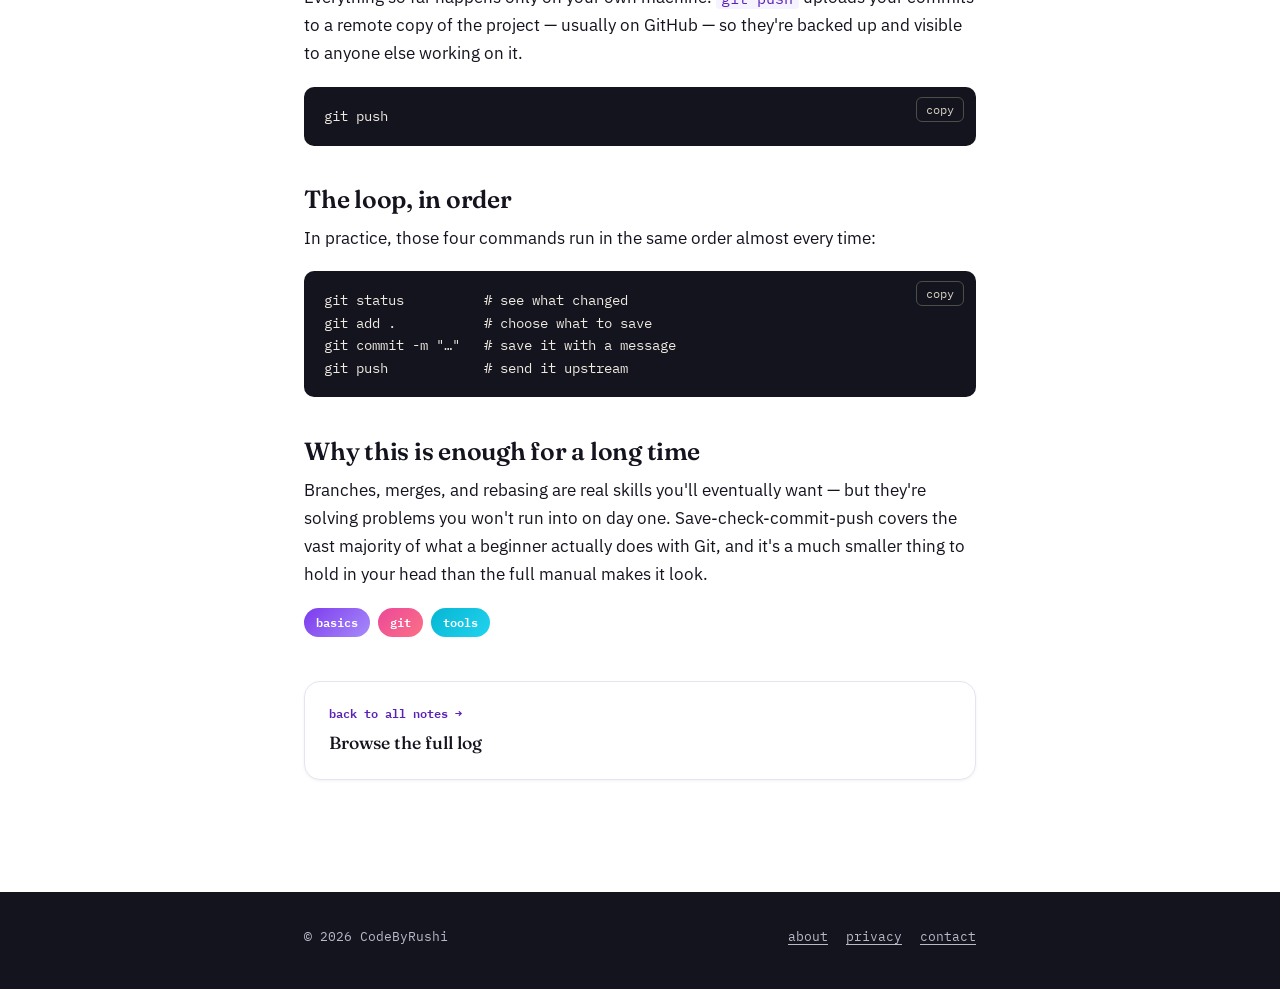
<file: article-05.html>
<!DOCTYPE html>
<html lang="en">
<head>
<meta charset="UTF-8">
<meta name="viewport" content="width=device-width, initial-scale=1.0">
<title>Git, for someone who's never touched a terminal — CodeByRushi</title>
<meta name="description" content="The four Git commands you need before you need any of the others, explained without assuming you know what a terminal is.">
<script async src="https://pagead2.googlesyndication.com/pagead/js/adsbygoogle.js?client=ca-pub-2666714187039482"
     crossorigin="anonymous"></script>
<link rel="stylesheet" href="styles.css">
</head>
<body>

<header class="site-header">
  <div class="wrap">
    <a href="index.html" class="brand"><span class="dot"></span>codebyrushi</a>
    <button class="nav-toggle" aria-expanded="false">menu</button>
    <nav class="primary-nav">
      <a href="index.html">notes</a>
      <a href="about.html">about</a>
      <a href="contact.html">contact</a>
    </nav>
  </div>
</header>

<main>
  <div class="wrap">

    <article>
      <header class="article-head">
        <p class="article-meta">note 05 · 9 min read · updated Sept 2026</p>
        <h1>Git, for someone who's never touched a terminal</h1>
      </header>

      <div class="article-body">
        <p>Git tutorials love to start with branching diagrams and merge conflicts before you've even saved a single file. That's backwards. Here are the four commands that cover almost everything you need for your first few months, explained as what they actually do, not what they're called.</p>

        <h2>Think of it as a save-point system</h2>
        <p>A normal "save" overwrites your last save. Git instead keeps a full history of save points, called commits, that you can look back through or return to. You choose exactly when a save point gets created, and you write a short note describing what changed in it.</p>

        <h2>1. <code>git status</code> — what's different right now</h2>
        <p>Run this any time you're unsure what state your project is in. It lists every file you've changed, added, or deleted since your last save point. Get in the habit of running it before doing anything else — it costs nothing and tells you exactly where you stand.</p>

        <pre><code>git status</code></pre>

        <h2>2. <code>git add</code> — choose what goes into the next save point</h2>
        <p>Changing five files doesn't mean all five need to be saved together. <code>git add</code> stages the specific files you want included in the next commit — think of it as putting items in a basket before checking out.</p>

        <pre><code>git add index.html
git add .   # or: stage everything that changed</code></pre>

        <h2>3. <code>git commit</code> — actually create the save point</h2>
        <p>This takes whatever you staged with <code>git add</code> and locks it in as a permanent point in history, along with a message describing what changed.</p>

        <pre><code>git commit -m "Fix broken login button on mobile"</code></pre>

        <blockquote>Write commit messages for the person who reads them six months from now — probably you. "Fix bug" tells future-you nothing. "Fix broken login button on mobile" tells you exactly what to expect if you ever need to look back.</blockquote>

        <h2>4. <code>git push</code> — send your save points somewhere else</h2>
        <p>Everything so far happens only on your own machine. <code>git push</code> uploads your commits to a remote copy of the project — usually on GitHub — so they're backed up and visible to anyone else working on it.</p>

        <pre><code>git push</code></pre>

        <h2>The loop, in order</h2>
        <p>In practice, those four commands run in the same order almost every time:</p>
        <pre><code>git status          # see what changed
git add .           # choose what to save
git commit -m "…"   # save it with a message
git push            # send it upstream</code></pre>

        <h2>Why this is enough for a long time</h2>
        <p>Branches, merges, and rebasing are real skills you'll eventually want — but they're solving problems you won't run into on day one. Save-check-commit-push covers the vast majority of what a beginner actually does with Git, and it's a much smaller thing to hold in your head than the full manual makes it look.</p>
      </div>

      <div class="tag-row">
        <span class="tag">basics</span>
        <span class="tag">git</span>
        <span class="tag">tools</span>
      </div>
    </article>

    <a href="index.html" class="next-note">
      <span class="next-note-label">back to all notes →</span>
      <span class="next-note-title">Browse the full log</span>
    </a>

  </div>
</main>

<footer class="site-footer">
  <div class="wrap">
    <span>&copy; 2026 CodeByRushi</span>
    <nav>
      <a href="about.html">about</a>
      <a href="privacy.html">privacy</a>
      <a href="contact.html">contact</a>
    </nav>
  </div>
</footer>

<script src="script.js"></script>
</body>
</html>
</file>
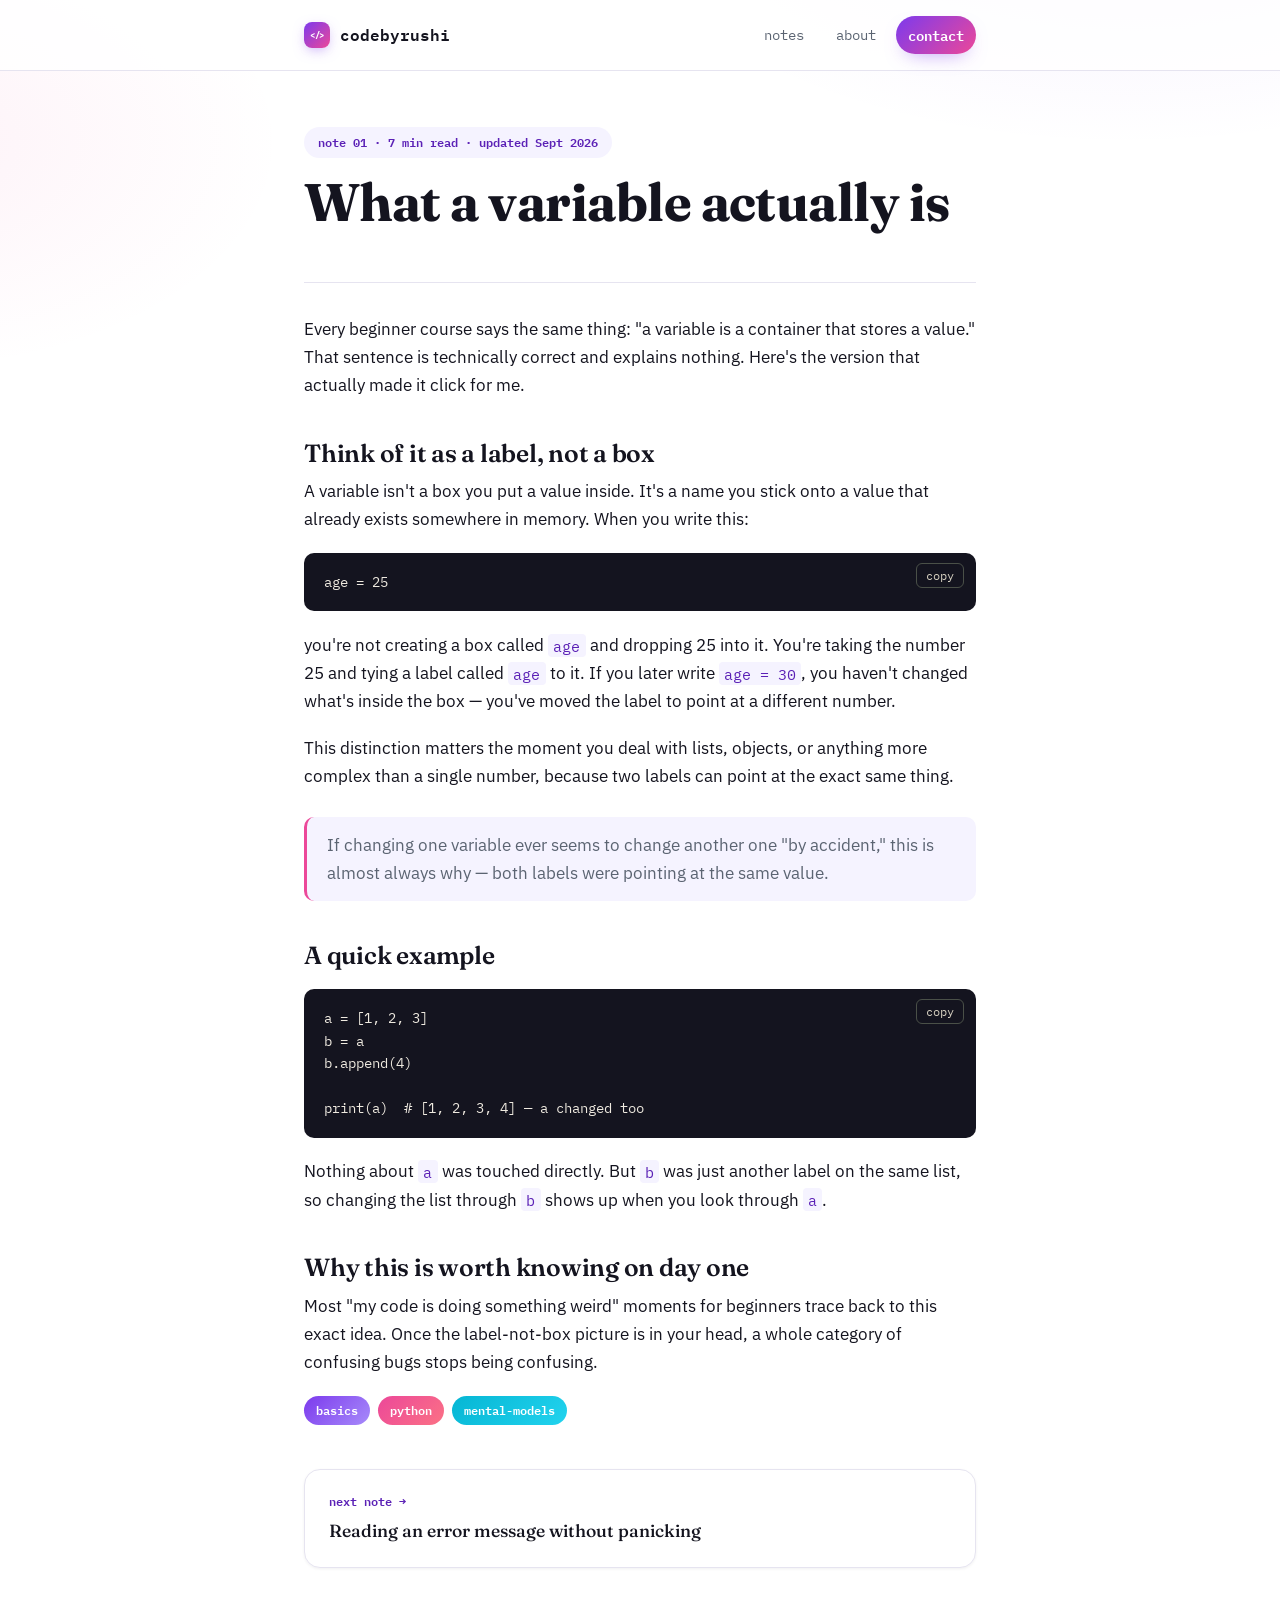
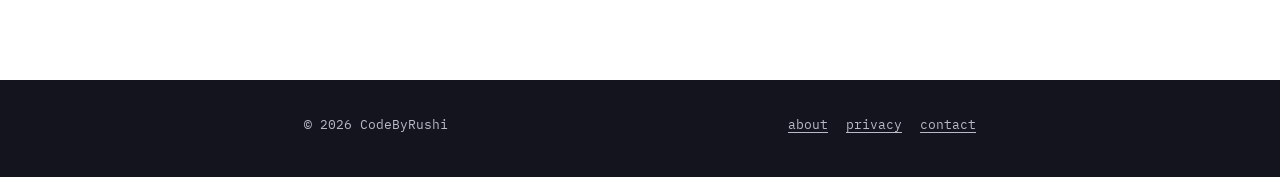
<file: article.html>
<!DOCTYPE html>
<html lang="en">
<head>
<meta charset="UTF-8">
<meta name="viewport" content="width=device-width, initial-scale=1.0">
<title>What a variable actually is — CodeByRushi</title>
<meta name="description" content="A plain-language explanation of variables for people learning to code with no prior background.">
<script async src="https://pagead2.googlesyndication.com/pagead/js/adsbygoogle.js?client=ca-pub-2666714187039482"
     crossorigin="anonymous"></script>
<link rel="stylesheet" href="styles.css">
</head>
<body>

<header class="site-header">
  <div class="wrap">
    <a href="index.html" class="brand"><span class="dot"></span>codebyrushi</a>
    <button class="nav-toggle" aria-expanded="false">menu</button>
    <nav class="primary-nav">
      <a href="index.html">notes</a>
      <a href="about.html">about</a>
      <a href="contact.html">contact</a>
    </nav>
  </div>
</header>

<main>
  <div class="wrap">

    <article>
      <header class="article-head">
        <p class="article-meta">note 01 · 7 min read · updated Sept 2026</p>
        <h1>What a variable actually is</h1>
      </header>

      <div class="article-body">
        <p>Every beginner course says the same thing: "a variable is a container that stores a value." That sentence is technically correct and explains nothing. Here's the version that actually made it click for me.</p>

        <h2>Think of it as a label, not a box</h2>
        <p>A variable isn't a box you put a value inside. It's a name you stick onto a value that already exists somewhere in memory. When you write this:</p>

        <pre><code>age = 25</code></pre>

        <p>you're not creating a box called <code>age</code> and dropping 25 into it. You're taking the number 25 and tying a label called <code>age</code> to it. If you later write <code>age = 30</code>, you haven't changed what's inside the box — you've moved the label to point at a different number.</p>

        <p>This distinction matters the moment you deal with lists, objects, or anything more complex than a single number, because two labels can point at the exact same thing.</p>

        <blockquote>If changing one variable ever seems to change another one "by accident," this is almost always why — both labels were pointing at the same value.</blockquote>

        <h2>A quick example</h2>
        <pre><code>a = [1, 2, 3]
b = a
b.append(4)

print(a)  # [1, 2, 3, 4] — a changed too</code></pre>

        <p>Nothing about <code>a</code> was touched directly. But <code>b</code> was just another label on the same list, so changing the list through <code>b</code> shows up when you look through <code>a</code>.</p>

        <h2>Why this is worth knowing on day one</h2>
        <p>Most "my code is doing something weird" moments for beginners trace back to this exact idea. Once the label-not-box picture is in your head, a whole category of confusing bugs stops being confusing.</p>
      </div>

      <div class="tag-row">
        <span class="tag">basics</span>
        <span class="tag">python</span>
        <span class="tag">mental-models</span>
      </div>
    </article>

    <a href="article-02.html" class="next-note">
      <span class="next-note-label">next note →</span>
      <span class="next-note-title">Reading an error message without panicking</span>
    </a>

  </div>
</main>

<footer class="site-footer">
  <div class="wrap">
    <span>&copy; 2026 CodeByRushi</span>
    <nav>
      <a href="about.html">about</a>
      <a href="privacy.html">privacy</a>
      <a href="contact.html">contact</a>
    </nav>
  </div>
</footer>

<script src="script.js"></script>
</body>
</html>
</file>
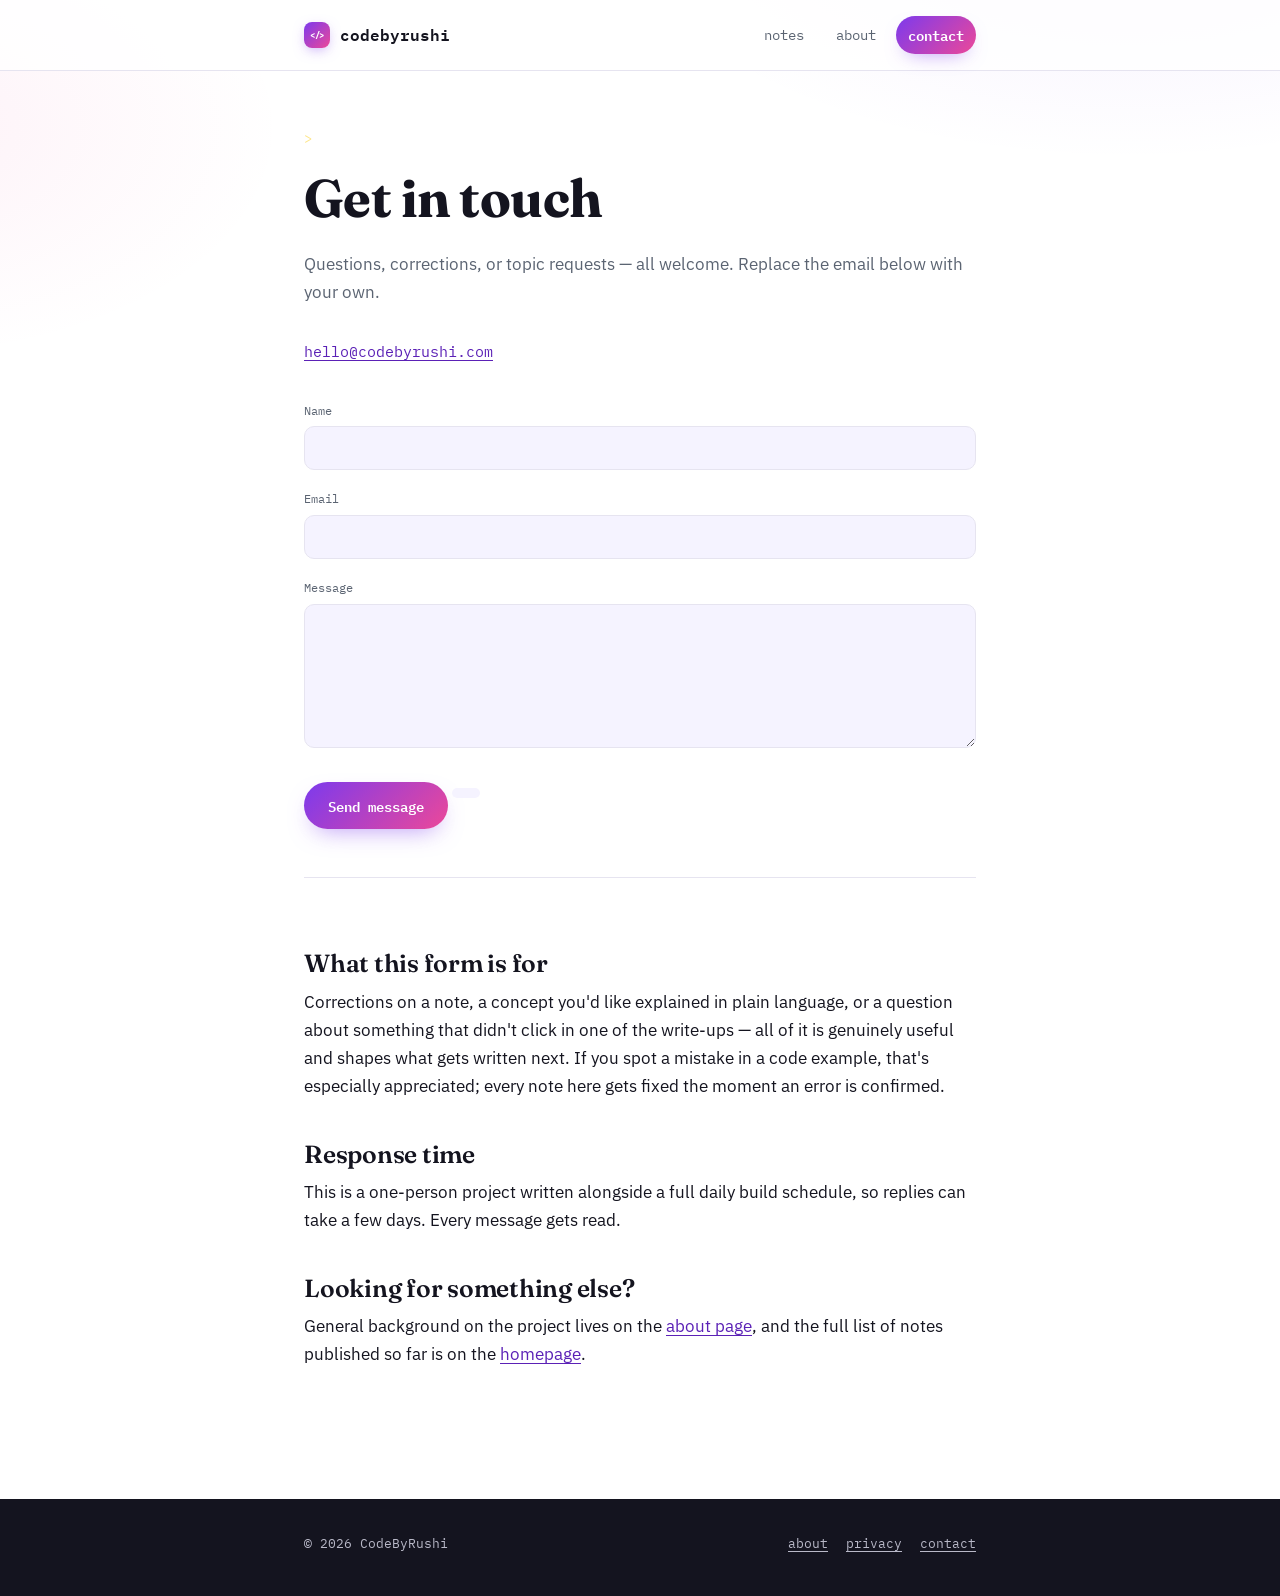
<file: contact.html>
<!DOCTYPE html>
<html lang="en">
<head>
<meta charset="UTF-8">
<meta name="viewport" content="width=device-width, initial-scale=1.0">
<title>Contact — CodeByRushi</title>
<meta name="description" content="Get in touch with CodeByRushi.">
<script async src="https://pagead2.googlesyndication.com/pagead/js/adsbygoogle.js?client=ca-pub-2666714187039482"
     crossorigin="anonymous"></script>
<link rel="stylesheet" href="styles.css">
</head>
<body>

<header class="site-header">
  <div class="wrap">
    <a href="index.html" class="brand"><span class="dot"></span>codebyrushi</a>
    <button class="nav-toggle" aria-expanded="false">menu</button>
    <nav class="primary-nav">
      <a href="index.html">notes</a>
      <a href="about.html">about</a>
      <a href="contact.html" class="is-active">contact</a>
    </nav>
  </div>
</header>

<main>
  <div class="wrap">
    <div class="page-head">
      <p class="prompt-line"><span class="sym">&gt;</span>~/codebyrushi $ cat contact.md</p>
      <h1>Get in touch</h1>
      <p class="lede">Questions, corrections, or topic requests — all welcome. Replace the email below with your own.</p>
    </div>

    <p style="font-family:'IBM Plex Mono',monospace; font-size:.95rem; margin-bottom:36px;">
      <a href="mailto:hello@codebyrushi.com">hello@codebyrushi.com</a>
    </p>

    <form id="contact-form">
      <div class="field-group">
        <label for="name">Name</label>
        <input type="text" id="name" name="name" required>
      </div>
      <div class="field-group">
        <label for="email">Email</label>
        <input type="email" id="email" name="email" required>
      </div>
      <div class="field-group">
        <label for="message">Message</label>
        <textarea id="message" name="message" rows="6" required></textarea>
      </div>
      <button type="submit" class="btn">Send message</button>
      <p id="form-note" class="article-meta" style="margin-top:14px;"></p>
    </form>

    <div class="article-body" style="margin-top:48px; padding-top:32px; border-top:1px solid var(--line);">
      <h2>What this form is for</h2>
      <p>Corrections on a note, a concept you'd like explained in plain language, or a question about something that didn't click in one of the write-ups — all of it is genuinely useful and shapes what gets written next. If you spot a mistake in a code example, that's especially appreciated; every note here gets fixed the moment an error is confirmed.</p>

      <h2>Response time</h2>
      <p>This is a one-person project written alongside a full daily build schedule, so replies can take a few days. Every message gets read.</p>

      <h2>Looking for something else?</h2>
      <p>General background on the project lives on the <a href="about.html">about page</a>, and the full list of notes published so far is on the <a href="index.html">homepage</a>.</p>
    </div>
  </div>
</main>

<footer class="site-footer">
  <div class="wrap">
    <span>&copy; 2026 CodeByRushi</span>
    <nav>
      <a href="about.html">about</a>
      <a href="privacy.html">privacy</a>
      <a href="contact.html">contact</a>
    </nav>
  </div>
</footer>

<script src="script.js"></script>
</body>
</html>
</file>
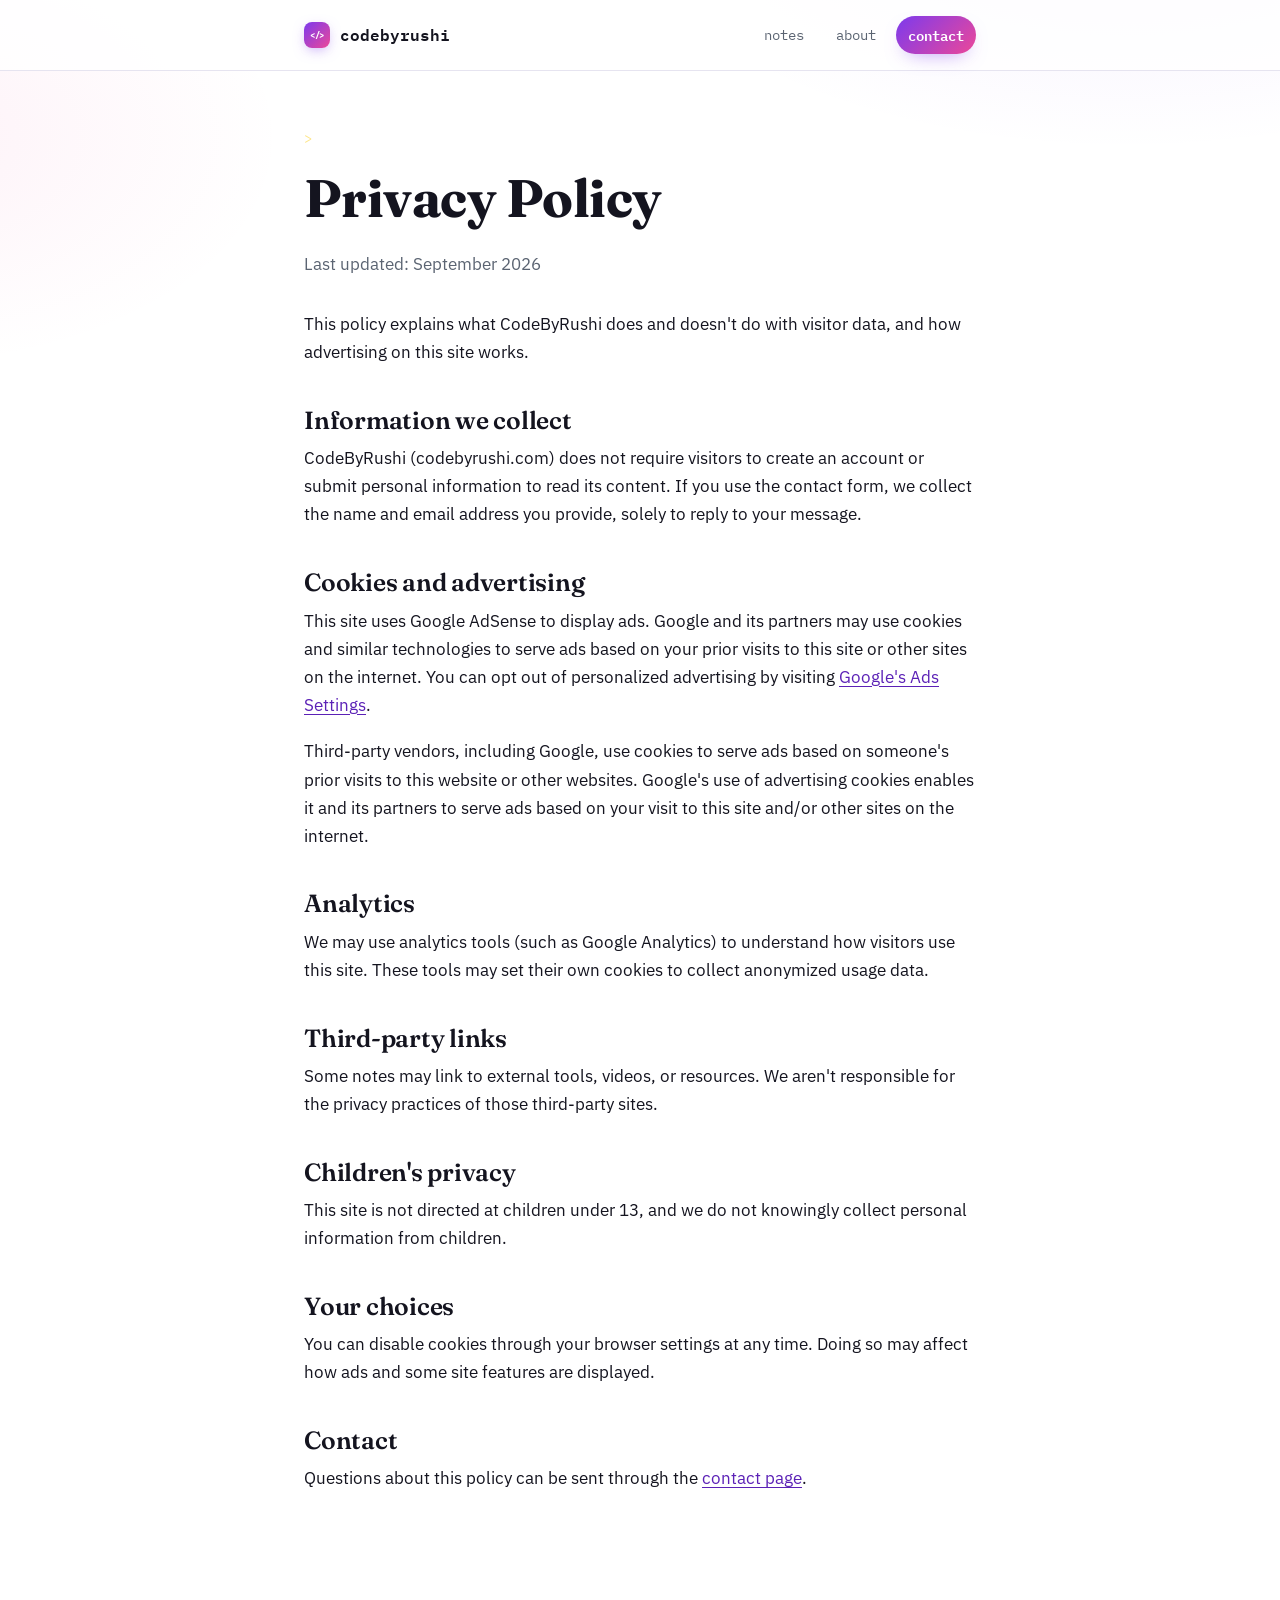
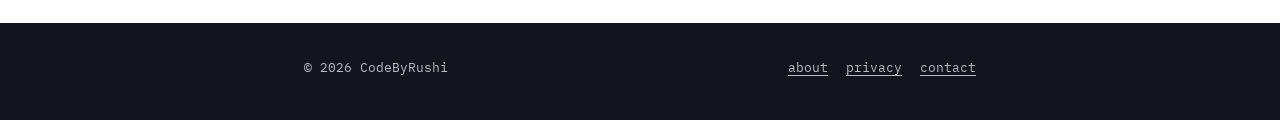
<file: privacy.html>
<!DOCTYPE html>
<html lang="en">
<head>
<meta charset="UTF-8">
<meta name="viewport" content="width=device-width, initial-scale=1.0">
<title>Privacy Policy — CodeByRushi</title>
<meta name="description" content="How CodeByRushi handles data, cookies, and advertising.">
<script async src="https://pagead2.googlesyndication.com/pagead/js/adsbygoogle.js?client=ca-pub-2666714187039482"
     crossorigin="anonymous"></script>
<link rel="stylesheet" href="styles.css">
</head>
<body>

<header class="site-header">
  <div class="wrap">
    <a href="index.html" class="brand"><span class="dot"></span>codebyrushi</a>
    <button class="nav-toggle" aria-expanded="false">menu</button>
    <nav class="primary-nav">
      <a href="index.html">notes</a>
      <a href="about.html">about</a>
      <a href="contact.html">contact</a>
    </nav>
  </div>
</header>

<main>
  <div class="wrap">
    <div class="page-head">
      <p class="prompt-line"><span class="sym">&gt;</span>~/codebyrushi $ cat privacy.md</p>
      <h1>Privacy Policy</h1>
      <p class="lede">Last updated: September 2026</p>
    </div>

    <div class="article-body">
      <p>This policy explains what CodeByRushi does and doesn't do with visitor data, and how advertising on this site works.</p>

      <h2>Information we collect</h2>
      <p>CodeByRushi (codebyrushi.com) does not require visitors to create an account or submit personal information to read its content. If you use the contact form, we collect the name and email address you provide, solely to reply to your message.</p>

      <h2>Cookies and advertising</h2>
      <p>This site uses Google AdSense to display ads. Google and its partners may use cookies and similar technologies to serve ads based on your prior visits to this site or other sites on the internet. You can opt out of personalized advertising by visiting <a href="https://adssettings.google.com" target="_blank" rel="noopener">Google's Ads Settings</a>.</p>
      <p>Third-party vendors, including Google, use cookies to serve ads based on someone's prior visits to this website or other websites. Google's use of advertising cookies enables it and its partners to serve ads based on your visit to this site and/or other sites on the internet.</p>

      <h2>Analytics</h2>
      <p>We may use analytics tools (such as Google Analytics) to understand how visitors use this site. These tools may set their own cookies to collect anonymized usage data.</p>

      <h2>Third-party links</h2>
      <p>Some notes may link to external tools, videos, or resources. We aren't responsible for the privacy practices of those third-party sites.</p>

      <h2>Children's privacy</h2>
      <p>This site is not directed at children under 13, and we do not knowingly collect personal information from children.</p>

      <h2>Your choices</h2>
      <p>You can disable cookies through your browser settings at any time. Doing so may affect how ads and some site features are displayed.</p>

      <h2>Contact</h2>
      <p>Questions about this policy can be sent through the <a href="contact.html">contact page</a>.</p>
    </div>
  </div>
</main>

<footer class="site-footer">
  <div class="wrap">
    <span>&copy; 2026 CodeByRushi</span>
    <nav>
      <a href="about.html">about</a>
      <a href="privacy.html">privacy</a>
      <a href="contact.html">contact</a>
    </nav>
  </div>
</footer>

<script src="script.js"></script>
</body>
</html>
</file>
<file: styles.css>
/* =========================================================
   CodeByRushi — shared styles
   Design: vibrant, modern developer-notebook brand.
   White canvas, gradient accents, colorful cards.
   ========================================================= */

@import url('https://fonts.googleapis.com/css2?family=Fraunces:opsz,wght@9..144,400;9..144,500;9..144,600;9..144,700&family=IBM+Plex+Mono:wght@400;500;600&family=IBM+Plex+Sans:wght@400;500;600;700&display=swap');

:root{
  --paper:      #FFFFFF;
  --paper-dim:  #F5F3FF;
  --ink:        #14141F;
  --ink-soft:   #5B6472;
  --line:       #E6E4F0;

  --violet:     #7C3AED;
  --violet-deep:#5B21B6;
  --pink:       #EC4899;
  --amber:      #F59E0B;
  --cyan:       #06B6D4;
  --emerald:    #10B981;

  --teal:       #7C3AED;   /* legacy alias, now brand primary (violet) */
  --teal-deep:  #5B21B6;   /* legacy alias, deep violet */

  --grad-brand: linear-gradient(135deg, #7C3AED 0%, #EC4899 100%);
  --grad-cool:  linear-gradient(135deg, #06B6D4 0%, #7C3AED 100%);

  --radius:     16px;
  --radius-sm:  10px;
  --shadow-sm:  0 1px 3px rgba(20,20,31,.06);
  --shadow-md:  0 14px 32px -14px rgba(20,20,31,.22);
  --shadow-lg:  0 26px 52px -20px rgba(20,20,31,.32);

  --max: 720px;
}

*{ box-sizing:border-box; }

html{ -webkit-text-size-adjust:100%; scroll-behavior:smooth; }

body{
  margin:0;
  background:
    radial-gradient(900px 480px at 88% -8%, rgba(124,58,237,.09), transparent 60%),
    radial-gradient(700px 420px at -8% 8%, rgba(236,72,153,.07), transparent 55%),
    var(--paper);
  color:var(--ink);
  font-family:'IBM Plex Sans', system-ui, sans-serif;
  font-size:17px;
  line-height:1.65;
  -webkit-font-smoothing:antialiased;
  animation:pageFade .5s ease both;
}

@keyframes pageFade{
  from{ opacity:0; }
  to{ opacity:1; }
}
@keyframes fadeUp{
  from{ opacity:0; transform:translateY(16px); }
  to{ opacity:1; transform:translateY(0); }
}
@keyframes blink{
  50%{ opacity:0; }
}
@keyframes pulseRing{
  0%,100%{ box-shadow:0 0 0 0 rgba(124,58,237,.45); }
  50%{ box-shadow:0 0 0 6px rgba(124,58,237,0); }
}
@keyframes floatBlob{
  0%,100%{ transform:translate(0,0) scale(1); }
  50%{ transform:translate(-10px,18px) scale(1.06); }
}
@keyframes floatBlob2{
  0%,100%{ transform:translate(0,0) scale(1); }
  50%{ transform:translate(14px,-12px) scale(1.08); }
}
@keyframes shimmer{
  0%{ background-position:0% 50%; }
  100%{ background-position:200% 50%; }
}

::selection{ background:var(--pink); color:#fff; }

a{ color:var(--violet-deep); text-decoration-thickness:1px; text-underline-offset:3px; }
a:hover{ color:var(--pink); }

img{ max-width:100%; display:block; }

h1,h2,h3{
  font-family:'Fraunces', serif;
  font-weight:500;
  line-height:1.15;
  margin:0 0 .4em;
  letter-spacing:-0.01em;
  color:var(--ink);
}
h1{ font-size:clamp(2.2rem, 5vw, 3.3rem); font-weight:700; }
h2{ font-size:1.55rem; font-weight:600; }
h3{ font-size:1.15rem; }

p{ margin:0 0 1.1em; }

code, pre, .mono{
  font-family:'IBM Plex Mono', ui-monospace, monospace;
}

/* ---------- layout shell ---------- */

.wrap{
  max-width:var(--max);
  margin:0 auto;
  padding:0 24px;
}

.site-header{
  position:sticky;
  top:0;
  z-index:50;
  background:rgba(255,255,255,.78);
  backdrop-filter:saturate(180%) blur(14px);
  -webkit-backdrop-filter:saturate(180%) blur(14px);
  border-bottom:1px solid var(--line);
  padding:16px 0;
}
.site-header .wrap{
  display:flex;
  align-items:center;
  justify-content:space-between;
  gap:16px;
}
.brand{
  font-family:'IBM Plex Mono', monospace;
  font-weight:600;
  font-size:1rem;
  color:var(--ink);
  text-decoration:none;
  display:flex;
  align-items:center;
  gap:10px;
}
.brand:hover{ color:var(--ink); }
.brand .dot{
  width:26px; height:26px;
  border-radius:8px;
  background:var(--grad-brand);
  display:inline-block;
  box-shadow:0 4px 14px -4px rgba(124,58,237,.55);
  animation:pulseRing 2.8s ease-in-out infinite;
  position:relative;
}
.brand .dot::after{
  content:'</>';
  position:absolute;
  inset:0;
  display:flex;
  align-items:center;
  justify-content:center;
  font-size:.55rem;
  font-weight:700;
  color:#fff;
  letter-spacing:-0.03em;
}
nav.primary-nav{
  display:flex;
  align-items:center;
  gap:8px;
  font-family:'IBM Plex Mono', monospace;
  font-size:.85rem;
}
nav.primary-nav a{
  position:relative;
  color:var(--ink-soft);
  text-decoration:none;
  padding:8px 12px;
  border-radius:999px;
  transition:color .2s ease, background .2s ease;
}
nav.primary-nav a:hover, nav.primary-nav a.is-active{
  color:var(--violet-deep);
  background:var(--paper-dim);
}
nav.primary-nav a:last-child{
  background:var(--grad-brand);
  color:#fff !important;
  font-weight:600;
  box-shadow:0 8px 20px -10px rgba(124,58,237,.6);
  transition:transform .2s ease, box-shadow .2s ease;
}
nav.primary-nav a:last-child:hover{
  transform:translateY(-2px);
  box-shadow:0 12px 26px -10px rgba(236,72,153,.6);
  background:var(--grad-brand);
}
nav.primary-nav a:last-child.is-active{
  background:var(--grad-brand);
  color:#fff !important;
}

.nav-toggle{
  display:none;
  background:none;
  border:1px solid var(--line);
  border-radius:var(--radius-sm);
  padding:6px 10px;
  font-family:'IBM Plex Mono', monospace;
  font-size:.8rem;
  color:var(--ink);
  cursor:pointer;
  transition:background .2s ease, border-color .2s ease, transform .1s ease;
}
.nav-toggle:hover{ border-color:var(--violet); }
.nav-toggle:active{ transform:scale(.94); }

main{ padding:56px 0 40px; }

.site-footer{
  background:var(--ink);
  margin-top:72px;
  padding:34px 0 42px;
  font-family:'IBM Plex Mono', monospace;
  font-size:.8rem;
  color:#B9B9C8;
}
.site-footer .wrap{
  display:flex;
  flex-wrap:wrap;
  gap:10px 24px;
  align-items:center;
  justify-content:space-between;
}
.site-footer nav{ display:flex; gap:18px; }
.site-footer a{ color:#B9B9C8; transition:color .2s ease; }
.site-footer a:hover{ color:var(--pink); }

/* ---------- hero (gradient panel) ---------- */

.hero{
  position:relative;
  overflow:hidden;
  padding:52px 32px;
  border-radius:24px;
  background:var(--grad-brand);
  color:#fff;
  box-shadow:var(--shadow-lg);
}
.hero::before, .hero::after{
  content:'';
  position:absolute;
  border-radius:50%;
  filter:blur(2px);
}
.hero::before{
  top:-70px; right:-50px;
  width:260px; height:260px;
  background:radial-gradient(circle, rgba(255,255,255,.28), transparent 70%);
  animation:floatBlob 9s ease-in-out infinite;
}
.hero::after{
  bottom:-90px; left:-60px;
  width:220px; height:220px;
  background:radial-gradient(circle, rgba(6,182,212,.35), transparent 70%);
  animation:floatBlob2 11s ease-in-out infinite;
}
.prompt-line{
  position:relative;
  font-family:'IBM Plex Mono', monospace;
  font-size:.85rem;
  color:rgba(255,255,255,.85);
  margin-bottom:18px;
  animation:fadeUp .5s ease both;
}
.prompt-line .sym{ color:#FDE68A; margin-right:8px; }
.prompt-line::after{
  content:'';
  display:inline-block;
  width:7px; height:1em;
  margin-left:6px;
  background:#fff;
  vertical-align:-2px;
  animation:blink 1s steps(1) infinite;
}
.hero h1{
  position:relative;
  color:#fff;
  animation:fadeUp .6s ease .12s both;
}
.hero p.lede{
  position:relative;
  font-size:1.15rem;
  color:rgba(255,255,255,.88);
  max-width:56ch;
  animation:fadeUp .6s ease .24s both;
}
.hero-actions{
  position:relative;
  display:flex;
  flex-wrap:wrap;
  gap:14px;
  margin-top:8px;
  animation:fadeUp .6s ease .34s both;
}

/* ---------- scroll-reveal ---------- */

.reveal{
  opacity:0;
  transform:translateY(28px);
  transition:opacity .7s ease, transform .7s ease;
}
.reveal.is-visible{
  opacity:1;
  transform:translateY(0);
}

/* ---------- homepage content sections ---------- */

.intro-block{
  margin-top:52px;
  padding-top:36px;
  border-top:1px solid var(--line);
  max-width:64ch;
}
.intro-block p{ color:var(--ink-soft); }
.intro-block p:last-child a, .essay a{ color:var(--violet-deep); font-weight:600; }

.topics{
  margin-top:56px;
}
.topic-grid{
  display:grid;
  grid-template-columns:repeat(2, 1fr);
  gap:18px;
  margin-top:18px;
}
.topic-card{
  display:block;
  padding:24px 22px;
  border-radius:var(--radius);
  border:1px solid var(--line);
  background:var(--paper);
  box-shadow:var(--shadow-sm);
  text-decoration:none;
  color:var(--ink);
  transition:border-color .2s ease, transform .2s ease, box-shadow .25s ease, opacity .5s ease;
}
.topic-card:hover{
  border-color:transparent;
  color:var(--ink);
  transform:translateY(-6px);
  box-shadow:var(--shadow-md);
}
.topic-icon{
  display:inline-flex;
  align-items:center;
  justify-content:center;
  width:44px; height:44px;
  border-radius:12px;
  color:#fff;
  margin-bottom:16px;
  transition:transform .3s ease;
}
.topic-icon svg{ width:22px; height:22px; }
.topic-card:hover .topic-icon{ transform:scale(1.1) rotate(-6deg); }

.topic-card:nth-of-type(4n+1) .topic-icon{ background:linear-gradient(135deg,#7C3AED,#A78BFA); box-shadow:0 10px 20px -8px rgba(124,58,237,.55); }
.topic-card:nth-of-type(4n+2) .topic-icon{ background:linear-gradient(135deg,#EC4899,#FB7185); box-shadow:0 10px 20px -8px rgba(236,72,153,.55); }
.topic-card:nth-of-type(4n+3) .topic-icon{ background:linear-gradient(135deg,#06B6D4,#22D3EE); box-shadow:0 10px 20px -8px rgba(6,182,212,.5); }
.topic-card:nth-of-type(4n+4) .topic-icon{ background:linear-gradient(135deg,#F59E0B,#FBBF24); box-shadow:0 10px 20px -8px rgba(245,158,11,.5); }

.topic-title{
  display:block;
  font-family:'Fraunces', serif;
  font-size:1.15rem;
  font-weight:600;
  margin-bottom:.35em;
}
.topic-desc{
  color:var(--ink-soft);
  font-size:.93rem;
  margin:0;
}

.essay{
  margin-top:56px;
  padding-top:36px;
  border-top:1px solid var(--line);
  max-width:64ch;
}
.essay p{ color:var(--ink-soft); }

.start-here{
  margin-top:56px;
  padding:28px 26px;
  border-radius:var(--radius);
  background:linear-gradient(135deg, rgba(124,58,237,.07), rgba(236,72,153,.06));
  border:1px solid var(--line);
  box-shadow:var(--shadow-sm);
}
.start-here h2{ margin-bottom:.5em; }
.start-here p{ color:var(--ink-soft); }
.start-here ol{ padding-left:1.2em; margin-bottom:0; }
.start-here li{ margin-bottom:.5em; color:var(--ink-soft); }
.start-here li:last-child{ margin-bottom:0; }
.start-here a{ color:var(--violet-deep); font-weight:600; }

.cta-band{
  margin-top:56px;
  padding:34px 30px;
  border-radius:var(--radius);
  background:var(--ink);
  color:#fff;
  text-align:left;
}
.cta-band h2{ color:#fff; }
.cta-band p{ color:#C9CADA; max-width:56ch; }

/* ---------- next-note link (bottom of article) ---------- */

.next-note{
  display:block;
  margin-top:44px;
  padding:22px 24px;
  border-radius:var(--radius);
  border:1px solid var(--line);
  background:var(--paper);
  box-shadow:var(--shadow-sm);
  text-decoration:none;
  color:var(--ink);
  transition:border-color .2s ease, transform .2s ease, box-shadow .25s ease, opacity .5s ease;
}
.next-note:hover{
  border-color:transparent;
  color:var(--ink);
  transform:translateX(6px);
  box-shadow:var(--shadow-md);
}
.next-note-label{
  display:block;
  font-family:'IBM Plex Mono', monospace;
  font-size:.75rem;
  color:var(--violet-deep);
  font-weight:600;
  margin-bottom:.35em;
  transition:transform .2s ease;
}
.next-note:hover .next-note-label{ transform:translateX(4px); }
.next-note-title{
  display:block;
  font-family:'Fraunces', serif;
  font-size:1.1rem;
  font-weight:500;
}

/* ---------- directory-style post list ---------- */

.log{
  margin-top:48px;
}
.log-heading{
  font-family:'IBM Plex Mono', monospace;
  font-size:.78rem;
  letter-spacing:.02em;
  color:var(--ink-soft);
  padding:0 0 14px;
}
.entry{
  display:grid;
  grid-template-columns:52px 1fr auto;
  gap:18px;
  align-items:center;
  padding:20px 20px;
  margin-bottom:12px;
  border:1px solid var(--line);
  border-radius:var(--radius);
  background:var(--paper);
  box-shadow:var(--shadow-sm);
  text-decoration:none;
  color:var(--ink);
  transition:transform .2s ease, box-shadow .25s ease, opacity .5s ease, border-color .2s ease;
}
.entry:hover{
  color:var(--ink);
  transform:translateX(6px);
  box-shadow:var(--shadow-md);
  border-color:transparent;
}
.entry:hover .entry-title{ color:var(--violet-deep); }
.entry-num{
  font-family:'IBM Plex Mono', monospace;
  font-size:.78rem;
  font-weight:700;
  color:#fff;
  width:36px; height:36px;
  border-radius:50%;
  display:flex;
  align-items:center;
  justify-content:center;
  transition:transform .2s ease;
}
.entry:hover .entry-num{ transform:scale(1.12); }
.entry:nth-child(5n+1) .entry-num{ background:linear-gradient(135deg,#7C3AED,#A78BFA); }
.entry:nth-child(5n+2) .entry-num{ background:linear-gradient(135deg,#EC4899,#FB7185); }
.entry:nth-child(5n+3) .entry-num{ background:linear-gradient(135deg,#F59E0B,#FBBF24); }
.entry:nth-child(5n+4) .entry-num{ background:linear-gradient(135deg,#06B6D4,#22D3EE); }
.entry:nth-child(5n+5) .entry-num{ background:linear-gradient(135deg,#10B981,#34D399); }
.entry-body{ min-width:0; }
.entry-title{
  font-family:'Fraunces', serif;
  font-size:1.2rem;
  font-weight:600;
  margin:0 0 .3em;
  transition:color .15s ease;
}
.entry-desc{
  color:var(--ink-soft);
  font-size:.95rem;
  margin:0;
}
.entry-meta{
  font-family:'IBM Plex Mono', monospace;
  font-size:.76rem;
  color:var(--ink-soft);
  text-align:right;
  white-space:nowrap;
}

/* ---------- article page ---------- */

.article-head{
  border-bottom:1px solid var(--line);
  padding-bottom:28px;
  margin-bottom:32px;
  animation:fadeUp .5s ease both;
}
.article-meta{
  display:inline-block;
  font-family:'IBM Plex Mono', monospace;
  font-size:.78rem;
  font-weight:600;
  color:var(--violet-deep);
  background:var(--paper-dim);
  border-radius:999px;
  padding:5px 14px;
  margin-bottom:14px;
}
.article-body h2{ margin-top:1.6em; }
.article-body h3{ margin-top:1.3em; }
.article-body pre{
  background:var(--ink);
  color:#EFEAE0;
  border-radius:var(--radius-sm);
  padding:18px 20px;
  overflow-x:auto;
  font-size:.88rem;
  line-height:1.6;
  margin:1.4em 0;
  position:relative;
}
.article-body pre .copy-btn{
  position:absolute;
  top:10px; right:12px;
  background:transparent;
  border:1px solid #4A5048;
  border-radius:6px;
  color:#D8D2C2;
  font-family:'IBM Plex Mono', monospace;
  font-size:.72rem;
  padding:4px 9px;
  cursor:pointer;
  transition:border-color .2s ease, color .2s ease, transform .15s ease;
}
.article-body pre .copy-btn:hover{ border-color:var(--pink); color:var(--pink); }
.article-body pre .copy-btn:active{ transform:scale(.92); }
.article-body code:not(pre code){
  background:var(--paper-dim);
  color:var(--violet-deep);
  border-radius:4px;
  padding:.1em .35em;
  font-size:.9em;
}
.article-body ul, .article-body ol{ padding-left:1.3em; }
.article-body blockquote{
  margin:1.6em 0;
  padding:14px 20px;
  border-radius:var(--radius-sm);
  border-left:3px solid var(--pink);
  background:var(--paper-dim);
  color:var(--ink-soft);
  font-style:normal;
}
.tag-row{ display:flex; gap:8px; flex-wrap:wrap; margin-top:20px; }
.tag{
  font-family:'IBM Plex Mono', monospace;
  font-size:.72rem;
  font-weight:600;
  color:#fff;
  border-radius:999px;
  padding:5px 12px;
}
.tag:nth-of-type(3n+1){ background:linear-gradient(135deg,#7C3AED,#A78BFA); }
.tag:nth-of-type(3n+2){ background:linear-gradient(135deg,#EC4899,#FB7185); }
.tag:nth-of-type(3n+3){ background:linear-gradient(135deg,#06B6D4,#22D3EE); }

/* ---------- simple page (about/privacy/contact) ---------- */

.page-head{ margin-bottom:32px; animation:fadeUp .5s ease both; }
.page-head p.lede{ color:var(--ink-soft); font-size:1.08rem; }
.field-group{ margin-bottom:18px; }
.field-group label{
  display:block;
  font-family:'IBM Plex Mono', monospace;
  font-size:.78rem;
  color:var(--ink-soft);
  margin-bottom:6px;
}
.field-group input, .field-group textarea{
  width:100%;
  background:var(--paper-dim);
  border:1px solid var(--line);
  border-radius:var(--radius-sm);
  padding:11px 12px;
  font-family:'IBM Plex Sans', sans-serif;
  font-size:.95rem;
  color:var(--ink);
  transition:border-color .2s ease, box-shadow .2s ease;
}
.field-group input:focus, .field-group textarea:focus{
  outline:none;
  border-color:var(--violet);
  box-shadow:0 0 0 3px rgba(124,58,237,.18);
}
.btn{
  display:inline-block;
  font-family:'IBM Plex Mono', monospace;
  font-weight:600;
  font-size:.85rem;
  background:var(--grad-brand);
  color:#fff;
  border:none;
  border-radius:999px;
  padding:12px 24px;
  cursor:pointer;
  transition:transform .15s ease, box-shadow .25s ease, filter .2s ease;
  box-shadow:0 10px 24px -10px rgba(124,58,237,.55);
}
.btn:hover{
  color:#fff;
  transform:translateY(-2px);
  box-shadow:0 16px 32px -10px rgba(236,72,153,.55);
  filter:brightness(1.05);
}
.btn:active{ transform:translateY(0); }

.btn-outline{
  background:transparent;
  color:#fff;
  border:1.5px solid rgba(255,255,255,.7);
  box-shadow:none;
}
.btn-outline:hover{
  background:rgba(255,255,255,.14);
  color:#fff;
  box-shadow:none;
}

/* ---------- responsive ---------- */

@media (max-width:640px){
  nav.primary-nav{
    position:absolute;
    top:64px; left:0; right:0;
    background:rgba(255,255,255,.96);
    backdrop-filter:blur(14px);
    border-bottom:1px solid var(--line);
    flex-direction:column;
    align-items:stretch;
    gap:4px;
    padding:0 24px;
    display:flex;
    max-height:0;
    opacity:0;
    overflow:hidden;
    transition:max-height .3s ease, opacity .25s ease, padding .3s ease;
  }
  nav.primary-nav.is-open{ max-height:280px; opacity:1; padding:10px 24px 16px; }
  nav.primary-nav a{ border-radius:var(--radius-sm); text-align:left; }
  nav.primary-nav a:last-child{ text-align:center; margin-top:6px; }
  .nav-toggle{ display:inline-block; }
  .entry{ grid-template-columns:40px 1fr; }
  .entry-meta{ grid-column:2; text-align:left; margin-top:4px; }
  .topic-grid{ grid-template-columns:1fr; }
  .hero{ padding:38px 22px; border-radius:18px; }
}

/* ---------- back-to-top ---------- */

.back-to-top{
  position:fixed;
  right:22px;
  bottom:22px;
  width:44px;
  height:44px;
  display:flex;
  align-items:center;
  justify-content:center;
  background:var(--grad-brand);
  color:#fff;
  border:none;
  border-radius:50%;
  cursor:pointer;
  font-family:'IBM Plex Mono', monospace;
  font-size:1rem;
  opacity:0;
  transform:translateY(12px);
  pointer-events:none;
  transition:opacity .25s ease, transform .25s ease, box-shadow .2s ease;
  box-shadow:0 10px 24px -10px rgba(124,58,237,.6);
  z-index:40;
}
.back-to-top.is-visible{
  opacity:1;
  transform:translateY(0);
  pointer-events:auto;
}
.back-to-top:hover{ box-shadow:0 14px 30px -8px rgba(236,72,153,.6); }

@media (prefers-reduced-motion:reduce){
  *{ transition:none !important; animation:none !important; }
}
</file>
